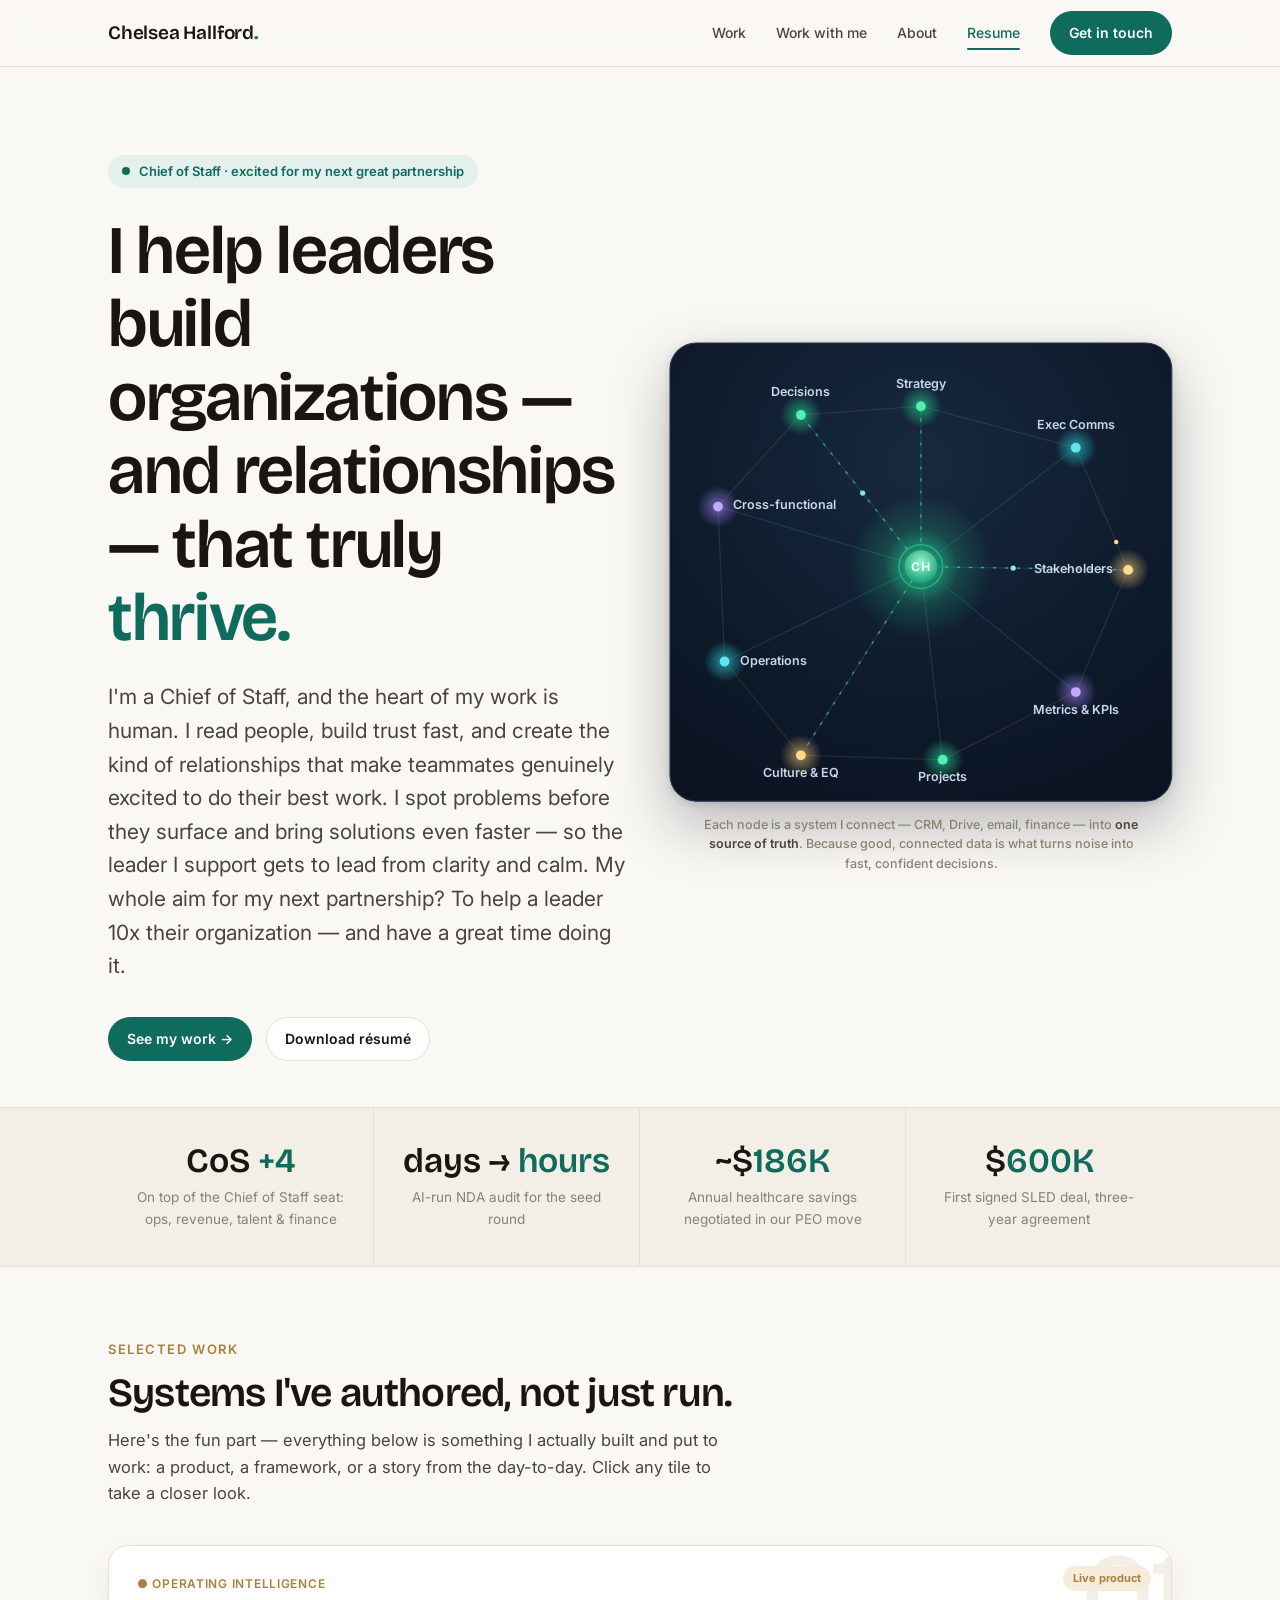
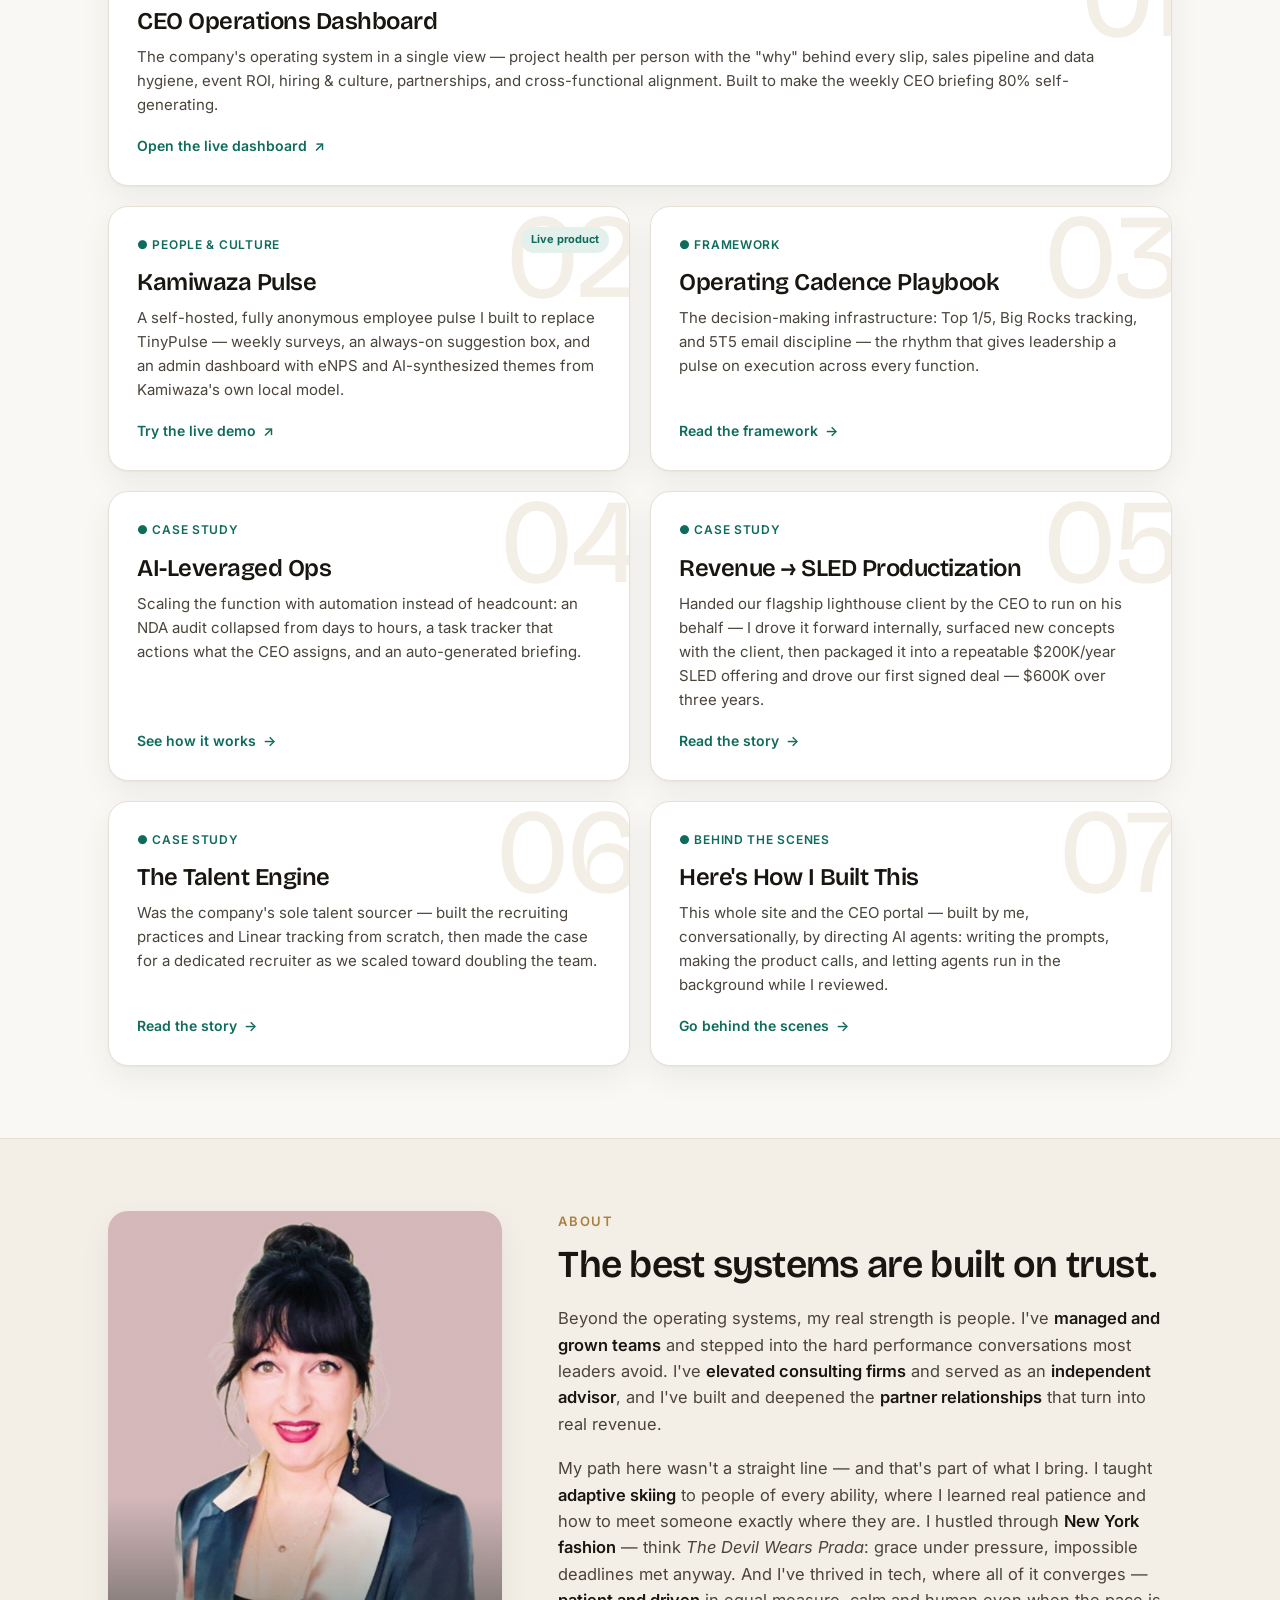
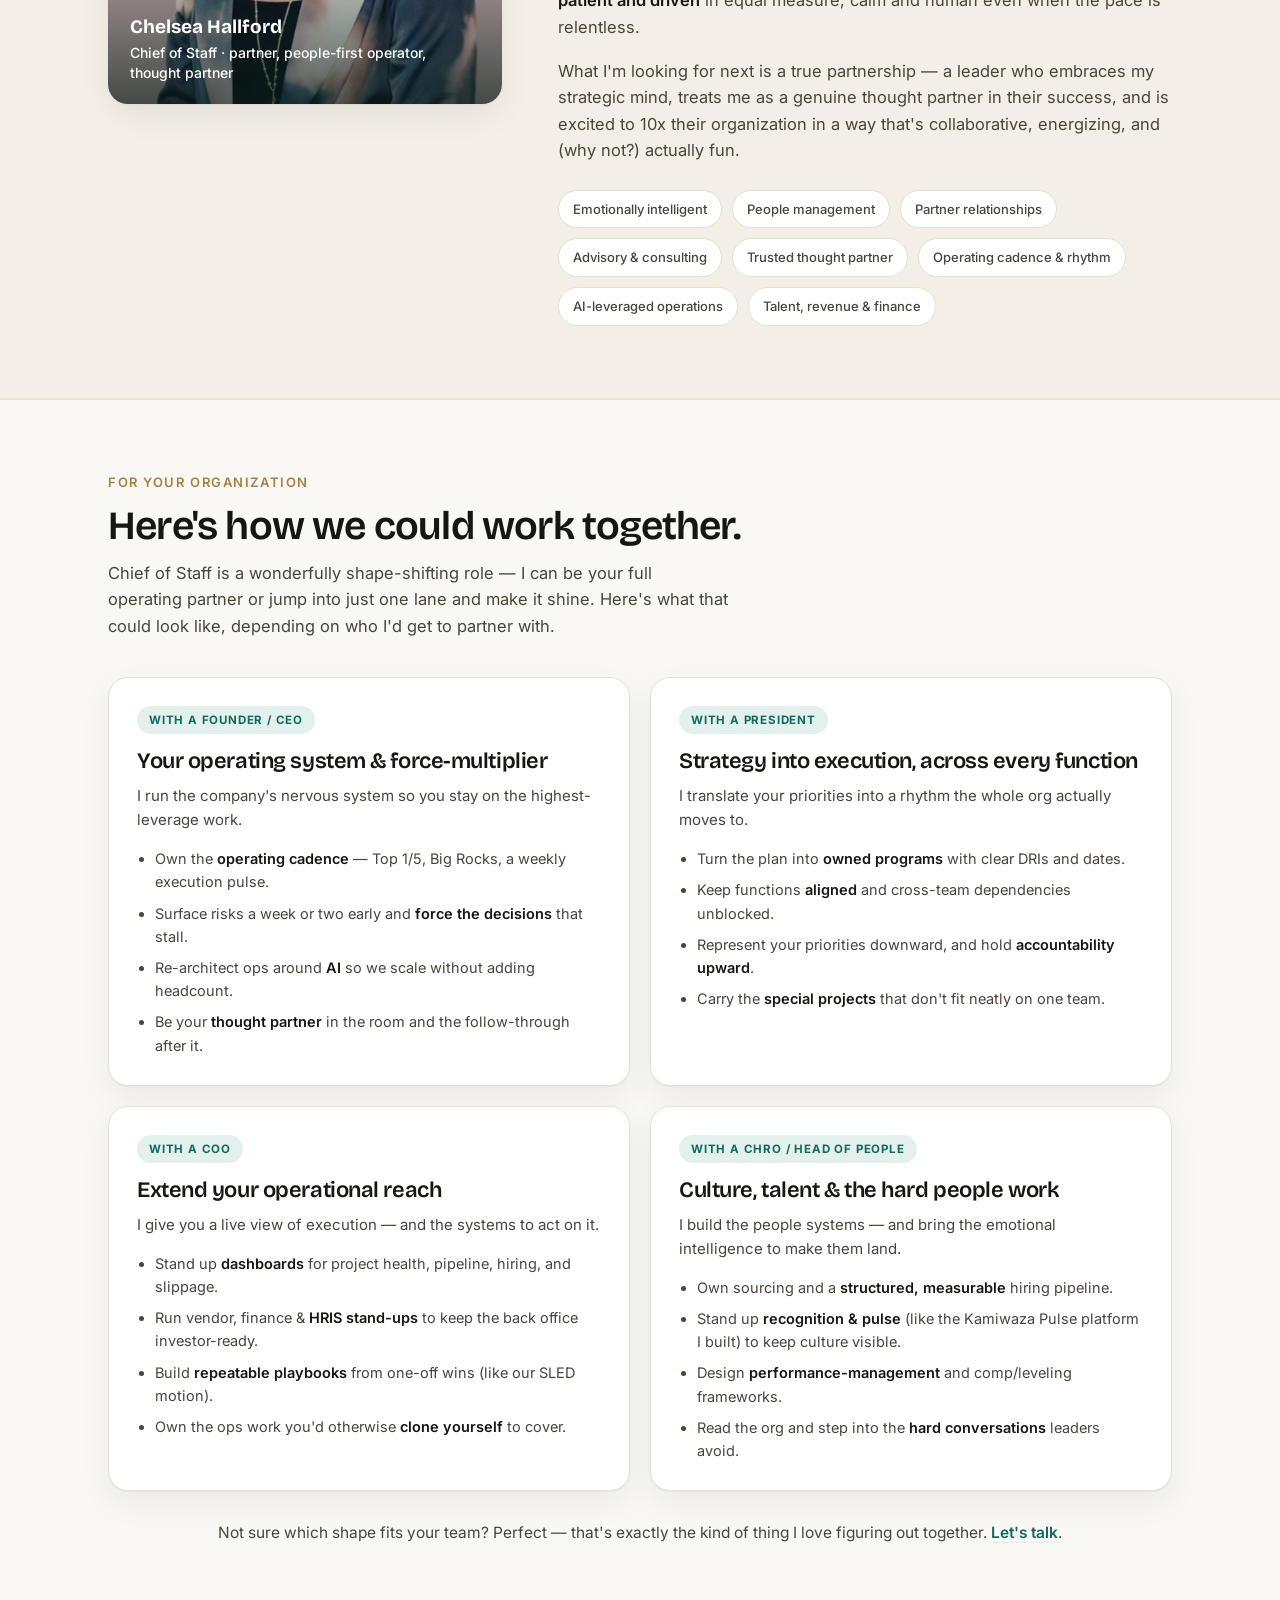
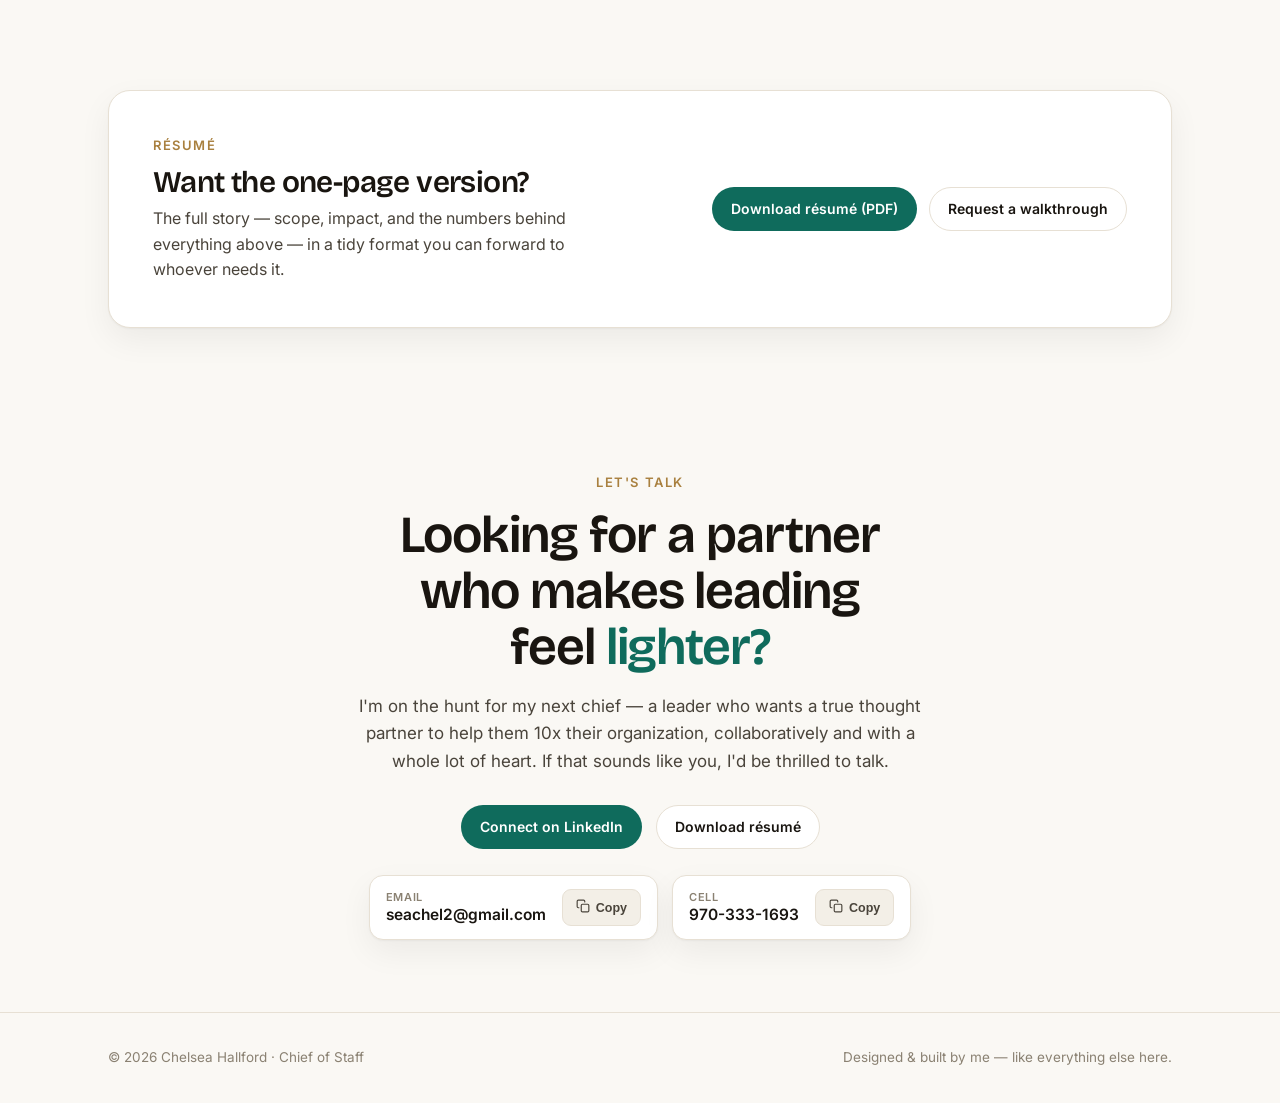
<file: index.html>
<!DOCTYPE html>
<html lang="en">
<head>
<meta charset="UTF-8" />
<meta name="viewport" content="width=device-width, initial-scale=1.0" />
<title>Chelsea Hallford · Chief of Staff</title>
<meta name="description" content="Chelsea Hallford — Chief of Staff. I help leaders build organizations and relationships that thrive." />
<link rel="preconnect" href="https://fonts.googleapis.com">
<link rel="preconnect" href="https://fonts.gstatic.com" crossorigin>
<link href="https://fonts.googleapis.com/css2?family=Bricolage+Grotesque:opsz,wght@12..96,400;12..96,500;12..96,600;12..96,700&family=Inter:wght@400;500;600&display=swap" rel="stylesheet">
<style>
  :root{
    --paper:#faf8f4;
    --paper-2:#f3efe7;
    --card:#ffffff;
    --ink:#191510;
    --ink-2:#4a443b;
    --muted:#8a8172;
    --line:#e7e0d4;
    --accent:#0f6b5c;      /* emerald */
    --accent-soft:#e4f0ec;
    --gold:#a9803f;
    --shadow:0 1px 2px rgba(25,21,16,.04), 0 12px 32px rgba(25,21,16,.06);
    --shadow-hover:0 2px 6px rgba(25,21,16,.06), 0 20px 44px rgba(25,21,16,.12);
  }
  *{box-sizing:border-box}
  html{scroll-behavior:smooth}
  body{
    margin:0;background:var(--paper);color:var(--ink);
    font-family:'Inter',-apple-system,BlinkMacSystemFont,sans-serif;
    line-height:1.6;-webkit-font-smoothing:antialiased;
  }
  .serif{font-family:'Bricolage Grotesque',-apple-system,'Segoe UI',sans-serif}
  h1,h2,h3{font-family:'Bricolage Grotesque',-apple-system,'Segoe UI',sans-serif;font-weight:600;line-height:1.08;letter-spacing:-.02em;margin:0}
  a{color:inherit;text-decoration:none}
  .wrap{max-width:1120px;margin:0 auto;padding:0 28px}

  /* nav */
  nav{position:sticky;top:0;z-index:60;background:rgba(250,248,244,.82);backdrop-filter:blur(10px);
    border-bottom:1px solid var(--line)}
  nav .wrap{display:flex;align-items:center;justify-content:space-between;height:66px}
  .logo{font-family:'Bricolage Grotesque',sans-serif;font-size:19px;font-weight:600;letter-spacing:-.01em}
  .logo b{color:var(--accent)}
  .navlinks{display:flex;gap:30px;align-items:center;font-size:14px;font-weight:500}
  .navlinks a{color:var(--ink-2);transition:color .15s}
  .navlinks a:hover{color:var(--accent)}
  .navlinks a.spy-active:not(.btn){color:var(--accent);position:relative}
  .navlinks a.spy-active:not(.btn)::after{content:"";position:absolute;left:0;right:0;bottom:-6px;height:2px;background:var(--accent);border-radius:2px}
  .btn{display:inline-flex;align-items:center;gap:8px;font-size:14px;font-weight:600;
    padding:10px 18px;border-radius:999px;transition:.18s;cursor:pointer;border:1px solid transparent}
  .btn.primary{background:var(--accent);color:#fff}
  .btn.primary:hover{background:#0c5648;transform:translateY(-1px)}
  .btn.ghost{border-color:var(--line);color:var(--ink);background:#fff}
  .btn.ghost:hover{border-color:var(--accent);color:var(--accent)}
  @media(max-width:720px){.navlinks a:not(.btn){display:none}}

  /* hero */
  .hero{padding:88px 0 46px}
  .eyebrow{display:inline-flex;align-items:center;gap:9px;font-size:13px;font-weight:600;
    color:var(--accent);background:var(--accent-soft);padding:6px 14px;border-radius:999px;margin-bottom:26px}
  .eyebrow .pulse{width:8px;height:8px;border-radius:50%;background:var(--accent);
    box-shadow:0 0 0 0 rgba(15,107,92,.5);animation:pulse 2s infinite}
  @keyframes pulse{0%{box-shadow:0 0 0 0 rgba(15,107,92,.45)}70%{box-shadow:0 0 0 10px rgba(15,107,92,0)}100%{box-shadow:0 0 0 0 rgba(15,107,92,0)}}
  .hero h1{font-size:clamp(38px,6vw,68px);max-width:14ch}
  .hero h1 em{font-style:normal;color:var(--accent)}
  .hero .lede{font-size:clamp(17px,2.1vw,21px);color:var(--ink-2);max-width:60ch;margin:26px 0 34px}
  .hero .cta{display:flex;gap:14px;flex-wrap:wrap}

  /* hero AI graph */
  .hero-grid{display:grid;grid-template-columns:1.02fr .98fr;gap:40px;align-items:center}
  @media(max-width:880px){.hero-grid{grid-template-columns:1fr;gap:22px}
    .hero-viz{max-width:470px;margin:6px auto 0}}
  .hero-viz{position:relative}
  .aiviz{width:100%;height:auto;display:block;overflow:visible;border-radius:24px;
    box-shadow:0 24px 60px rgba(10,19,32,.28),0 2px 10px rgba(10,19,32,.14)}
  .ai-float{animation:aifl 7s ease-in-out infinite}
  @keyframes aifl{0%,100%{transform:translateY(0)}50%{transform:translateY(-7px)}}
  .ai-halo{animation:aihalo 3.4s ease-in-out infinite}
  @keyframes aihalo{0%,100%{opacity:.45}50%{opacity:.95}}
  .ai-flow{stroke-dasharray:3 8;animation:aiflow 3.4s linear infinite}
  @keyframes aiflow{to{stroke-dashoffset:-110}}
  .ai-hublabel{font-size:12px;fill:#eafaf5;font-weight:700;font-family:'Bricolage Grotesque',sans-serif;letter-spacing:.6px}
  .ai-label{font-size:11.5px;fill:#c9d6e8;font-weight:600}
  .hero-viz-cap{text-align:center;font-size:12.5px;color:var(--muted);margin:14px auto 0;font-weight:500;max-width:440px;line-height:1.55}
  .hero-viz-cap b{color:var(--ink-2);font-weight:600}
  @media(prefers-reduced-motion:reduce){.ai-float,.ai-halo,.ai-flow{animation:none}}

  /* impact strip */
  .impact{border-top:1px solid var(--line);border-bottom:1px solid var(--line);background:var(--paper-2)}
  .impact .wrap{display:grid;grid-template-columns:repeat(4,1fr);gap:0}
  .stat{padding:36px 24px;border-right:1px solid var(--line);text-align:center;
    display:flex;flex-direction:column;align-items:center;justify-content:center}
  .stat:last-child{border-right:0}
  .stat .n{font-family:'Bricolage Grotesque',sans-serif;font-size:34px;font-weight:600;color:var(--ink);line-height:1}
  .stat .n span{color:var(--accent)}
  .stat .l{font-size:13.5px;color:var(--muted);margin-top:9px;max-width:24ch}
  @media(max-width:820px){.impact .wrap{grid-template-columns:repeat(2,1fr)}
    .stat{padding:26px 18px}
    .stat:nth-child(odd){border-right:1px solid var(--line)}
    .stat:nth-child(even){border-right:0}}

  section{padding:72px 0}
  .sec-head{margin-bottom:38px}
  .sec-head .kicker{font-size:13px;font-weight:600;letter-spacing:.12em;text-transform:uppercase;color:var(--gold)}
  .sec-head h2{font-size:clamp(28px,4vw,40px);margin-top:12px}
  .sec-head p{color:var(--ink-2);max-width:62ch;margin-top:12px;font-size:16.5px}

  /* tiles */
  .tiles{display:grid;grid-template-columns:repeat(6,1fr);gap:20px}
  .tile{grid-column:span 3;background:var(--card);border:1px solid var(--line);border-radius:20px;
    padding:28px;cursor:pointer;transition:.22s;box-shadow:var(--shadow);position:relative;overflow:hidden;
    display:flex;flex-direction:column;min-height:230px}
  .tile:hover{transform:translateY(-4px);box-shadow:var(--shadow-hover);border-color:#d8cfbf}
  .tile.feature{grid-column:span 6}
  .tile .cat{display:inline-flex;align-items:center;gap:7px;font-size:12px;font-weight:600;
    color:var(--accent);text-transform:uppercase;letter-spacing:.06em;margin-bottom:16px}
  .tile.live .cat{color:var(--gold)}
  .tile h3{font-size:24px;margin-bottom:10px}
  .tile .desc{color:var(--ink-2);font-size:15px;flex:1}
  .tile .go{margin-top:18px;font-size:14px;font-weight:600;color:var(--accent);display:inline-flex;align-items:center;gap:7px}
  .tile .arrow{transition:transform .2s}
  .tile:hover .arrow{transform:translate(4px,-2px)}
  .tile .glyph{position:absolute;right:-10px;top:-10px;font-family:'Bricolage Grotesque',sans-serif;font-size:120px;
    color:var(--paper-2);z-index:0;line-height:1;user-select:none;pointer-events:none}
  .tile > *{position:relative;z-index:1}
  .tag{position:absolute;top:20px;right:20px;font-size:11px;font-weight:700;padding:4px 10px;border-radius:999px;
    background:var(--accent-soft);color:var(--accent);z-index:2}
  .tag.gold{background:#f6ecdb;color:var(--gold)}
  @media(max-width:820px){.tiles{grid-template-columns:1fr}.tile,.tile.feature{grid-column:auto}}

  /* about */
  .about{background:var(--paper-2);border-top:1px solid var(--line);border-bottom:1px solid var(--line)}
  .about-grid{display:grid;grid-template-columns:0.9fr 1.4fr;gap:56px;align-items:start}
  .portrait{aspect-ratio:4/5;border-radius:20px;
    background:
      linear-gradient(to top, rgba(12,30,25,.72), rgba(12,30,25,.02) 42%),
      url('chelsea-headshot.jpg') center 15%/cover no-repeat,
      linear-gradient(145deg,#123e37,#0f6b5c 60%,#2f9a86);
    box-shadow:var(--shadow);display:flex;align-items:flex-end;padding:22px;color:#fff;position:relative;overflow:hidden}
  .portrait .initials{font-family:'Bricolage Grotesque',sans-serif;font-size:150px;font-weight:500;position:absolute;
    top:-24px;right:6px;color:rgba(255,255,255,.12);line-height:1}
  .portrait .cap{font-size:14px;font-weight:500;position:relative;z-index:1;line-height:1.4}
  .portrait .cap b{font-family:'Bricolage Grotesque',sans-serif;font-size:19px;display:block;margin-bottom:3px}
  .about h2{font-size:clamp(26px,3.6vw,38px);margin-bottom:20px}
  .about p{color:var(--ink-2);font-size:16.5px;margin:0 0 18px}
  .about p .hl{color:var(--ink);font-weight:600}
  .about .signals{display:flex;flex-wrap:wrap;gap:10px;margin-top:26px}
  .chip{font-size:13px;font-weight:500;padding:8px 14px;border-radius:999px;background:#fff;
    border:1px solid var(--line);color:var(--ink-2)}
  @media(max-width:820px){.about-grid{grid-template-columns:1fr;gap:32px}.portrait{max-width:320px}}

  /* ways we could work together */
  .ways{display:grid;grid-template-columns:repeat(2,1fr);gap:20px}
  @media(max-width:820px){.ways{grid-template-columns:1fr}}
  .way{background:var(--card);border:1px solid var(--line);border-radius:20px;padding:28px;box-shadow:var(--shadow);
    transition:.2s}
  .way:hover{transform:translateY(-3px);box-shadow:var(--shadow-hover);border-color:#d8cfbf}
  .way-role{display:inline-block;font-size:11.5px;font-weight:700;letter-spacing:.07em;text-transform:uppercase;
    color:var(--accent);background:var(--accent-soft);padding:5px 12px;border-radius:999px;margin-bottom:16px}
  .way h3{font-size:22px;margin-bottom:10px}
  .way > p{color:var(--ink-2);font-size:15px;margin:0 0 15px}
  .way ul{margin:0;padding-left:18px;color:var(--ink-2);font-size:14.5px}
  .way li{margin-bottom:8px}
  .way li:last-child{margin-bottom:0}
  .way li b{color:var(--ink);font-weight:600}
  .ways-note{text-align:center;color:var(--ink-2);font-size:15.5px;margin-top:30px}
  .ways-note a{color:var(--accent);font-weight:600;border-bottom:1px solid var(--accent-soft)}
  .ways-note a:hover{border-bottom-color:var(--accent)}

  /* resume */
  .resume-card{background:var(--card);border:1px solid var(--line);border-radius:22px;padding:44px;
    box-shadow:var(--shadow);display:flex;justify-content:space-between;align-items:center;gap:30px;flex-wrap:wrap}
  .resume-card h2{font-size:30px;margin-bottom:8px}
  .resume-card p{color:var(--ink-2);margin:0;max-width:46ch}
  .resume-actions{display:flex;gap:12px;flex-wrap:wrap}

  /* contact */
  .contact{text-align:center}
  .contact h2{font-size:clamp(30px,5vw,52px);max-width:16ch;margin:0 auto 18px}
  .contact h2 em{font-style:normal;color:var(--accent)}
  .contact p{color:var(--ink-2);font-size:17px;max-width:52ch;margin:0 auto 30px}
  .contact-cards{display:flex;gap:14px;justify-content:center;flex-wrap:wrap;margin-top:26px}
  .ccard{display:flex;align-items:center;gap:16px;background:var(--card);border:1px solid var(--line);
    border-radius:14px;padding:13px 16px;box-shadow:var(--shadow)}
  .ccard .cinfo{display:flex;flex-direction:column;text-align:left;line-height:1.3}
  .ccard-label{font-size:11px;text-transform:uppercase;letter-spacing:.06em;color:var(--muted);font-weight:600}
  .ccard-val{font-size:15.5px;font-weight:600;color:var(--ink)}
  .ccard-val:hover{color:var(--accent)}
  .copy-btn{border:1px solid var(--line);background:var(--paper-2);color:var(--ink-2);font-size:12.5px;font-weight:600;
    padding:9px 13px;border-radius:9px;cursor:pointer;transition:.15s;white-space:nowrap;display:inline-flex;align-items:center;gap:6px}
  .copy-btn:hover{border-color:var(--accent);color:var(--accent)}
  .copy-btn.copied{background:var(--accent);color:#fff;border-color:var(--accent)}
  .copy-btn svg{width:14px;height:14px}

  footer{border-top:1px solid var(--line);padding:34px 0;color:var(--muted);font-size:13.5px}
  footer .wrap{display:flex;justify-content:space-between;align-items:center;flex-wrap:wrap;gap:14px}
  footer a{color:var(--ink-2)}footer a:hover{color:var(--accent)}

  /* modal */
  .modal-bg{position:fixed;inset:0;background:rgba(25,21,16,.5);backdrop-filter:blur(4px);
    z-index:100;display:none;align-items:center;justify-content:center;padding:24px}
  .modal-bg.open{display:flex;animation:fade .2s ease}
  @keyframes fade{from{opacity:0}to{opacity:1}}
  .modal{background:var(--paper);border-radius:22px;max-width:660px;width:100%;max-height:88vh;overflow-y:auto;
    box-shadow:0 30px 80px rgba(0,0,0,.35);animation:rise .25s ease}
  @keyframes rise{from{transform:translateY(16px);opacity:.6}to{transform:none;opacity:1}}
  .modal-top{padding:34px 38px 0;position:sticky;top:0;background:var(--paper)}
  .modal .cat{font-size:12px;font-weight:600;color:var(--gold);text-transform:uppercase;letter-spacing:.08em}
  .modal h3{font-size:30px;margin:12px 0 0}
  .modal-body{padding:22px 38px 40px}
  .modal-body h4{font-family:'Inter',sans-serif;font-size:12px;font-weight:700;letter-spacing:.1em;
    text-transform:uppercase;color:var(--accent);margin:26px 0 8px}
  .modal-body p{color:var(--ink-2);margin:0;font-size:16px}
  .modal-body ul{color:var(--ink-2);margin:8px 0 0;padding-left:20px;font-size:16px}
  .modal-body li{margin-bottom:7px}
  .modal-metrics{display:grid;grid-template-columns:repeat(3,1fr);gap:14px;margin-top:28px}
  .mm{background:#fff;border:1px solid var(--line);border-radius:14px;padding:16px}
  .mm .n{font-family:'Bricolage Grotesque',sans-serif;font-size:26px;font-weight:600;color:var(--accent);line-height:1}
  .mm .l{font-size:12.5px;color:var(--muted);margin-top:6px}
  .close-x{position:absolute;top:26px;right:26px;width:36px;height:36px;border-radius:50%;border:1px solid var(--line);
    background:#fff;cursor:pointer;font-size:18px;color:var(--ink-2);display:flex;align-items:center;justify-content:center;z-index:3}
  .close-x:hover{color:var(--accent);border-color:var(--accent)}
  @media(max-width:560px){.modal-metrics{grid-template-columns:1fr}.modal-top,.modal-body{padding-left:24px;padding-right:24px}}
</style>
</head>
<body>

<nav>
  <div class="wrap">
    <a href="#top" class="logo">Chelsea Hallford<b>.</b></a>
    <div class="navlinks">
      <a href="#work">Work</a>
      <a href="#ways">Work with me</a>
      <a href="#about">About</a>
      <a href="#resume">Resume</a>
      <a href="#contact" class="btn primary">Get in touch</a>
    </div>
  </div>
</nav>

<a id="top"></a>
<header class="hero">
  <div class="wrap">
   <div class="hero-grid">
    <div class="hero-text">
    <span class="eyebrow"><span class="pulse"></span> Chief of Staff · excited for my next great partnership</span>
    <h1 class="serif">I help leaders build organizations — and relationships — that truly <em>thrive.</em></h1>
    <p class="lede">I'm a Chief of Staff, and the heart of my work is human. I read people, build trust fast, and create the kind of relationships that make teammates genuinely excited to do their best work. I spot problems before they surface and bring solutions even faster — so the leader I support gets to lead from clarity and calm. My whole aim for my next partnership? To help a leader 10x their organization — and have a great time doing it.</p>
    <div class="cta">
      <a href="#work" class="btn primary">See my work →</a>
      <a href="#resume" class="btn ghost">Download résumé</a>
    </div>
    </div><!-- /hero-text -->

    <div class="hero-viz">
      <svg class="aiviz" viewBox="0 0 460 420" xmlns="http://www.w3.org/2000/svg" role="img" aria-label="Glowing network graph of how a Chief of Staff connects strategy, operations, communication, and people">
        <defs>
          <radialGradient id="panel" cx="50%" cy="26%" r="90%">
            <stop offset="0%" stop-color="#17293f"/><stop offset="58%" stop-color="#0e1a2b"/><stop offset="100%" stop-color="#0a1220"/>
          </radialGradient>
          <radialGradient id="hubglow" cx="50%" cy="50%" r="50%"><stop offset="0%" stop-color="#27d796" stop-opacity="0.42"/><stop offset="100%" stop-color="#27d796" stop-opacity="0"/></radialGradient>
          <radialGradient id="hubcore" cx="50%" cy="38%" r="65%"><stop offset="0%" stop-color="#9ff5d3"/><stop offset="100%" stop-color="#10a074"/></radialGradient>
          <radialGradient id="haloE" cx="50%" cy="50%" r="50%"><stop offset="0%" stop-color="#27d796" stop-opacity="0.65"/><stop offset="100%" stop-color="#27d796" stop-opacity="0"/></radialGradient>
          <radialGradient id="haloT" cx="50%" cy="50%" r="50%"><stop offset="0%" stop-color="#2fd3d8" stop-opacity="0.65"/><stop offset="100%" stop-color="#2fd3d8" stop-opacity="0"/></radialGradient>
          <radialGradient id="haloG" cx="50%" cy="50%" r="50%"><stop offset="0%" stop-color="#ffcf7a" stop-opacity="0.6"/><stop offset="100%" stop-color="#ffcf7a" stop-opacity="0"/></radialGradient>
          <radialGradient id="haloV" cx="50%" cy="50%" r="50%"><stop offset="0%" stop-color="#a98bff" stop-opacity="0.6"/><stop offset="100%" stop-color="#a98bff" stop-opacity="0"/></radialGradient>
        </defs>

        <rect x="0" y="0" width="460" height="420" rx="24" fill="url(#panel)" stroke="#22344b" stroke-width="1"/>
        <circle cx="230" cy="205" r="66" fill="url(#hubglow)"/>

        <!-- center spokes -->
        <g fill="none" stroke="#39c9d2" stroke-width="1.1" opacity="0.16">
          <line x1="230" y1="205" x2="230" y2="58"/>
          <line x1="230" y1="205" x2="372" y2="96"/>
          <line x1="230" y1="205" x2="420" y2="208"/>
          <line x1="230" y1="205" x2="372" y2="320"/>
          <line x1="230" y1="205" x2="250" y2="382"/>
          <line x1="230" y1="205" x2="120" y2="378"/>
          <line x1="230" y1="205" x2="50" y2="292"/>
          <line x1="230" y1="205" x2="44" y2="150"/>
          <line x1="230" y1="205" x2="120" y2="66"/>
        </g>
        <!-- animated data-flow spokes -->
        <g fill="none" stroke="#4ff0b0" stroke-width="1.3" opacity="0.55">
          <line class="ai-flow" x1="120" y1="66" x2="230" y2="205"/>
          <line class="ai-flow" x1="230" y1="58" x2="230" y2="205" style="animation-delay:-1.2s"/>
          <line class="ai-flow" x1="420" y1="208" x2="230" y2="205" style="animation-delay:-2.1s"/>
          <line class="ai-flow" x1="120" y1="378" x2="230" y2="205" style="animation-delay:-0.6s"/>
        </g>
        <!-- outer web -->
        <g fill="none" stroke="#e6b968" stroke-width="1" opacity="0.14">
          <line x1="230" y1="58" x2="372" y2="96"/>
          <line x1="372" y1="96" x2="420" y2="208"/>
          <line x1="420" y1="208" x2="372" y2="320"/>
          <line x1="372" y1="320" x2="250" y2="382"/>
          <line x1="250" y1="382" x2="120" y2="378"/>
          <line x1="120" y1="378" x2="50" y2="292"/>
          <line x1="50" y1="292" x2="44" y2="150"/>
          <line x1="44" y1="150" x2="120" y2="66"/>
          <line x1="120" y1="66" x2="230" y2="58"/>
        </g>

        <!-- traveling data pulses -->
        <circle r="2.4" fill="#7ff0c6"><animateMotion dur="4.5s" repeatCount="indefinite" path="M120,66 L230,205"/></circle>
        <circle r="2.4" fill="#8fe9ee"><animateMotion dur="5.2s" repeatCount="indefinite" path="M230,205 L420,208"/></circle>
        <circle r="2" fill="#ffd98a"><animateMotion dur="6s" repeatCount="indefinite" path="M372,96 L420,208 L372,320"/></circle>

        <!-- nodes -->
        <g class="ai-float" style="animation-delay:-0.2s"><circle class="ai-halo" cx="230" cy="58" r="19" fill="url(#haloE)"/><circle cx="230" cy="58" r="4.5" fill="#4ff0b0"/><text class="ai-label" x="230" y="41" text-anchor="middle">Strategy</text></g>
        <g class="ai-float" style="animation-delay:-1.6s"><circle class="ai-halo" cx="372" cy="96" r="19" fill="url(#haloT)" style="animation-delay:-0.7s"/><circle cx="372" cy="96" r="4.5" fill="#5fe6ec"/><text class="ai-label" x="372" y="79" text-anchor="middle">Exec Comms</text></g>
        <g class="ai-float" style="animation-delay:-2.7s"><circle class="ai-halo" cx="420" cy="208" r="19" fill="url(#haloG)" style="animation-delay:-1.5s"/><circle cx="420" cy="208" r="4.5" fill="#ffd98a"/><text class="ai-label" x="406" y="211" text-anchor="end">Stakeholders</text></g>
        <g class="ai-float" style="animation-delay:-3.3s"><circle class="ai-halo" cx="372" cy="320" r="19" fill="url(#haloV)" style="animation-delay:-2.2s"/><circle cx="372" cy="320" r="4.5" fill="#c3a8ff"/><text class="ai-label" x="372" y="340" text-anchor="middle">Metrics &amp; KPIs</text></g>
        <g class="ai-float" style="animation-delay:-0.9s"><circle class="ai-halo" cx="250" cy="382" r="19" fill="url(#haloE)" style="animation-delay:-3s"/><circle cx="250" cy="382" r="4.5" fill="#4ff0b0"/><text class="ai-label" x="250" y="402" text-anchor="middle">Projects</text></g>
        <g class="ai-float" style="animation-delay:-4.3s"><circle class="ai-halo" cx="120" cy="378" r="19" fill="url(#haloG)" style="animation-delay:-0.4s"/><circle cx="120" cy="378" r="4.5" fill="#ffd98a"/><text class="ai-label" x="120" y="398" text-anchor="middle">Culture &amp; EQ</text></g>
        <g class="ai-float" style="animation-delay:-2.1s"><circle class="ai-halo" cx="50" cy="292" r="19" fill="url(#haloT)" style="animation-delay:-1.9s"/><circle cx="50" cy="292" r="4.5" fill="#5fe6ec"/><text class="ai-label" x="64" y="295" text-anchor="start">Operations</text></g>
        <g class="ai-float" style="animation-delay:-5.1s"><circle class="ai-halo" cx="44" cy="150" r="19" fill="url(#haloV)" style="animation-delay:-2.6s"/><circle cx="44" cy="150" r="4.5" fill="#c3a8ff"/><text class="ai-label" x="58" y="152" text-anchor="start">Cross-functional</text></g>
        <g class="ai-float" style="animation-delay:-3.8s"><circle class="ai-halo" cx="120" cy="66" r="19" fill="url(#haloE)" style="animation-delay:-1.1s"/><circle cx="120" cy="66" r="4.5" fill="#4ff0b0"/><text class="ai-label" x="120" y="49" text-anchor="middle">Decisions</text></g>

        <!-- hub -->
        <circle class="ai-halo" cx="230" cy="205" r="34" fill="url(#haloE)"/>
        <circle cx="230" cy="205" r="20" fill="none" stroke="#27d796" stroke-width="1.4" opacity="0.6"/>
        <circle cx="230" cy="205" r="15" fill="url(#hubcore)"/>
        <text class="ai-hublabel" x="230" y="209" text-anchor="middle">CH</text>
      </svg>
      <div class="hero-viz-cap">Each node is a system I connect — CRM, Drive, email, finance — into <b>one source of truth</b>. Because good, connected data is what turns noise into fast, confident decisions.</div>
    </div>
   </div><!-- /hero-grid -->
  </div>
</header>

<div class="impact">
  <div class="wrap">
    <div class="stat"><div class="n">CoS <span>+4</span></div><div class="l">On top of the Chief of Staff seat: ops, revenue, talent &amp; finance</div></div>
    <div class="stat"><div class="n">days → <span>hours</span></div><div class="l">AI-run NDA audit for the seed round</div></div>
    <div class="stat"><div class="n">~$<span>186K</span></div><div class="l">Annual healthcare savings negotiated in our PEO move</div></div>
    <div class="stat"><div class="n">$<span>600K</span></div><div class="l">First signed SLED deal, three-year agreement</div></div>
  </div>
</div>

<section id="work">
  <div class="wrap">
    <div class="sec-head">
      <div class="kicker">Selected work</div>
      <h2 class="serif">Systems I've authored, not just run.</h2>
      <p>Here's the fun part — everything below is something I actually built and put to work: a product, a framework, or a story from the day-to-day. Click any tile to take a closer look.</p>
    </div>

    <div class="tiles">
      <!-- Feature: CEO dashboard -->
      <div class="tile feature live" onclick="window.open('ceo-ops-dashboard.html','_blank')">
        <span class="tag gold">Live product</span>
        <span class="glyph">01</span>
        <span class="cat">● Operating intelligence</span>
        <h3 class="serif">CEO Operations Dashboard</h3>
        <div class="desc">The company's operating system in a single view — project health per person with the "why" behind every slip, sales pipeline and data hygiene, event ROI, hiring & culture, partnerships, and cross-functional alignment. Built to make the weekly CEO briefing 80% self-generating.</div>
        <span class="go">Open the live dashboard <span class="arrow">↗</span></span>
      </div>

      <!-- Kamiwaza Pulse -->
      <div class="tile" onclick="window.open('pulse/index.html','_blank')">
        <span class="tag">Live product</span>
        <span class="glyph">02</span>
        <span class="cat">● People & culture</span>
        <h3 class="serif">Kamiwaza Pulse</h3>
        <div class="desc">A self-hosted, fully anonymous employee pulse I built to replace TinyPulse — weekly surveys, an always-on suggestion box, and an admin dashboard with eNPS and AI-synthesized themes from Kamiwaza's own local model.</div>
        <span class="go">Try the live demo <span class="arrow">↗</span></span>
      </div>

      <!-- Cadence Playbook -->
      <div class="tile" onclick="openModal('cadence')">
        <span class="glyph">03</span>
        <span class="cat">● Framework</span>
        <h3 class="serif">Operating Cadence Playbook</h3>
        <div class="desc">The decision-making infrastructure: Top 1/5, Big Rocks tracking, and 5T5 email discipline — the rhythm that gives leadership a pulse on execution across every function.</div>
        <span class="go">Read the framework <span class="arrow">→</span></span>
      </div>

      <!-- AI-Leveraged Ops -->
      <div class="tile" onclick="openModal('ai')">
        <span class="glyph">04</span>
        <span class="cat">● Case study</span>
        <h3 class="serif">AI-Leveraged Ops</h3>
        <div class="desc">Scaling the function with automation instead of headcount: an NDA audit collapsed from days to hours, a task tracker that actions what the CEO assigns, and an auto-generated briefing.</div>
        <span class="go">See how it works <span class="arrow">→</span></span>
      </div>

      <!-- Revenue / SLED -->
      <div class="tile" onclick="openModal('revenue')">
        <span class="glyph">05</span>
        <span class="cat">● Case study</span>
        <h3 class="serif">Revenue → SLED Productization</h3>
        <div class="desc">Handed our flagship lighthouse client by the CEO to run on his behalf — I drove it forward internally, surfaced new concepts with the client, then packaged it into a repeatable $200K/year SLED offering and drove our first signed deal — $600K over three years.</div>
        <span class="go">Read the story <span class="arrow">→</span></span>
      </div>

      <!-- Talent Engine -->
      <div class="tile" onclick="openModal('talent')">
        <span class="glyph">06</span>
        <span class="cat">● Case study</span>
        <h3 class="serif">The Talent Engine</h3>
        <div class="desc">Was the company's sole talent sourcer — built the recruiting practices and Linear tracking from scratch, then made the case for a dedicated recruiter as we scaled toward doubling the team.</div>
        <span class="go">Read the story <span class="arrow">→</span></span>
      </div>

      <!-- How I built this (meta) -->
      <div class="tile" onclick="openModal('builtwithai')">
        <span class="glyph">07</span>
        <span class="cat">● Behind the scenes</span>
        <h3 class="serif">Here's How I Built This</h3>
        <div class="desc">This whole site and the CEO portal — built by me, conversationally, by directing AI agents: writing the prompts, making the product calls, and letting agents run in the background while I reviewed.</div>
        <span class="go">Go behind the scenes <span class="arrow">→</span></span>
      </div>
    </div>
  </div>
</section>

<section class="about" id="about">
  <div class="wrap about-grid">
    <div class="portrait">
      <div class="cap"><b>Chelsea Hallford</b>Chief of Staff · partner, people-first operator, thought partner</div>
    </div>
    <div>
      <div class="kicker" style="color:var(--gold);font-size:13px;font-weight:600;letter-spacing:.12em;text-transform:uppercase">About</div>
      <h2 class="serif" style="margin-top:12px">The best systems are built on trust.</h2>
      <p>Beyond the operating systems, my real strength is people. I've <span class="hl">managed and grown teams</span> and stepped into the hard performance conversations most leaders avoid. I've <span class="hl">elevated consulting firms</span> and served as an <span class="hl">independent advisor</span>, and I've built and deepened the <span class="hl">partner relationships</span> that turn into real revenue.</p>
      <p>My path here wasn't a straight line — and that's part of what I bring. I taught <span class="hl">adaptive skiing</span> to people of every ability, where I learned real patience and how to meet someone exactly where they are. I hustled through <span class="hl">New York fashion</span> — think <em>The Devil Wears Prada</em>: grace under pressure, impossible deadlines met anyway. And I've thrived in tech, where all of it converges — <span class="hl">patient and driven</span> in equal measure, calm and human even when the pace is relentless.</p>
      <p>What I'm looking for next is a true partnership — a leader who embraces my strategic mind, treats me as a genuine thought partner in their success, and is excited to 10x their organization in a way that's collaborative, energizing, and (why not?) actually fun.</p>
      <div class="signals">
        <span class="chip">Emotionally intelligent</span>
        <span class="chip">People management</span>
        <span class="chip">Partner relationships</span>
        <span class="chip">Advisory & consulting</span>
        <span class="chip">Trusted thought partner</span>
        <span class="chip">Operating cadence & rhythm</span>
        <span class="chip">AI-leveraged operations</span>
        <span class="chip">Talent, revenue & finance</span>
      </div>
    </div>
  </div>
</section>

<section id="ways" style="border-top:1px solid var(--line)">
  <div class="wrap">
    <div class="sec-head">
      <div class="kicker">For your organization</div>
      <h2 class="serif">Here's how we could work together.</h2>
      <p>Chief of Staff is a wonderfully shape-shifting role — I can be your full operating partner or jump into just one lane and make it shine. Here's what that could look like, depending on who I'd get to partner with.</p>
    </div>
    <div class="ways">
      <div class="way">
        <div class="way-role">With a Founder / CEO</div>
        <h3 class="serif">Your operating system &amp; force-multiplier</h3>
        <p>I run the company's nervous system so you stay on the highest-leverage work.</p>
        <ul>
          <li>Own the <b>operating cadence</b> — Top 1/5, Big Rocks, a weekly execution pulse.</li>
          <li>Surface risks a week or two early and <b>force the decisions</b> that stall.</li>
          <li>Re-architect ops around <b>AI</b> so we scale without adding headcount.</li>
          <li>Be your <b>thought partner</b> in the room and the follow-through after it.</li>
        </ul>
      </div>
      <div class="way">
        <div class="way-role">With a President</div>
        <h3 class="serif">Strategy into execution, across every function</h3>
        <p>I translate your priorities into a rhythm the whole org actually moves to.</p>
        <ul>
          <li>Turn the plan into <b>owned programs</b> with clear DRIs and dates.</li>
          <li>Keep functions <b>aligned</b> and cross-team dependencies unblocked.</li>
          <li>Represent your priorities downward, and hold <b>accountability upward</b>.</li>
          <li>Carry the <b>special projects</b> that don't fit neatly on one team.</li>
        </ul>
      </div>
      <div class="way">
        <div class="way-role">With a COO</div>
        <h3 class="serif">Extend your operational reach</h3>
        <p>I give you a live view of execution — and the systems to act on it.</p>
        <ul>
          <li>Stand up <b>dashboards</b> for project health, pipeline, hiring, and slippage.</li>
          <li>Run vendor, finance &amp; <b>HRIS stand-ups</b> to keep the back office investor-ready.</li>
          <li>Build <b>repeatable playbooks</b> from one-off wins (like our SLED motion).</li>
          <li>Own the ops work you'd otherwise <b>clone yourself</b> to cover.</li>
        </ul>
      </div>
      <div class="way">
        <div class="way-role">With a CHRO / Head of People</div>
        <h3 class="serif">Culture, talent &amp; the hard people work</h3>
        <p>I build the people systems — and bring the emotional intelligence to make them land.</p>
        <ul>
          <li>Own sourcing and a <b>structured, measurable</b> hiring pipeline.</li>
          <li>Stand up <b>recognition &amp; pulse</b> (like the Kamiwaza Pulse platform I built) to keep culture visible.</li>
          <li>Design <b>performance-management</b> and comp/leveling frameworks.</li>
          <li>Read the org and step into the <b>hard conversations</b> leaders avoid.</li>
        </ul>
      </div>
    </div>
    <div class="ways-note">Not sure which shape fits your team? Perfect — that's exactly the kind of thing I love figuring out together. <a href="#contact">Let's talk</a>.</div>
  </div>
</section>

<section id="resume">
  <div class="wrap">
    <div class="resume-card">
      <div>
        <div class="kicker" style="color:var(--gold);font-size:13px;font-weight:600;letter-spacing:.12em;text-transform:uppercase">Résumé</div>
        <h2 class="serif" style="margin-top:10px">Want the one-page version?</h2>
        <p>The full story — scope, impact, and the numbers behind everything above — in a tidy format you can forward to whoever needs it.</p>
      </div>
      <div class="resume-actions">
        <a href="Chelsea-Hallford-Resume.pdf" class="btn primary" target="_blank">Download résumé (PDF)</a>
        <a href="#contact" class="btn ghost">Request a walkthrough</a>
      </div>
    </div>
  </div>
</section>

<section class="contact" id="contact">
  <div class="wrap">
    <div class="kicker" style="color:var(--gold);font-size:13px;font-weight:600;letter-spacing:.12em;text-transform:uppercase">Let's talk</div>
    <h2 class="serif" style="margin-top:14px">Looking for a partner who makes leading feel <em>lighter?</em></h2>
    <p>I'm on the hunt for my next chief — a leader who wants a true thought partner to help them 10x their organization, collaboratively and with a whole lot of heart. If that sounds like you, I'd be thrilled to talk.</p>
    <div class="cta" style="justify-content:center;display:flex;gap:14px;flex-wrap:wrap">
      <a href="https://www.linkedin.com/in/chelsea-h-81b70032/" target="_blank" rel="noopener" class="btn primary">Connect on LinkedIn</a>
      <a href="Chelsea-Hallford-Resume.pdf" target="_blank" class="btn ghost">Download résumé</a>
    </div>
    <div class="contact-cards">
      <div class="ccard">
        <div class="cinfo">
          <span class="ccard-label">Email</span>
          <a href="mailto:seachel2@gmail.com" class="ccard-val">seachel2@gmail.com</a>
        </div>
        <button class="copy-btn" data-copy="seachel2@gmail.com" onclick="copyVal(this)" aria-label="Copy email"><span class="ci"></span>Copy</button>
      </div>
      <div class="ccard">
        <div class="cinfo">
          <span class="ccard-label">Cell</span>
          <a href="tel:+19703331693" class="ccard-val">970-333-1693</a>
        </div>
        <button class="copy-btn" data-copy="970-333-1693" onclick="copyVal(this)" aria-label="Copy phone number"><span class="ci"></span>Copy</button>
      </div>
    </div>
  </div>
</section>

<footer>
  <div class="wrap">
    <span>© 2026 Chelsea Hallford · Chief of Staff</span>
    <span>Designed & built by me — like everything else here.</span>
  </div>
</footer>

<!-- ===== MODALS ===== -->
<div class="modal-bg" id="modalBg" onclick="if(event.target===this)closeModal()">
  <div class="modal">
    <button class="close-x" onclick="closeModal()">✕</button>
    <div class="modal-top">
      <div class="cat" id="mCat"></div>
      <h3 class="serif" id="mTitle"></h3>
    </div>
    <div class="modal-body" id="mBody"></div>
  </div>
</div>

<script>
const CASES={
  builtwithai:{cat:"Behind the scenes",title:"Here's how I built this",body:`
    <h4>The short version</h4>
    <p>I built this entire site and the six-section CEO operations portal myself — not with a website builder or an engineer, but by directing AI agents in plain English. Here's the actual process.</p>
    <h4>I start with a prompt, not a spec</h4>
    <p>I describe what I want in plain language — <em>"build a CEO operations dashboard with per-person project health and a hover that explains why each thing is slipping"</em> — and let the agent produce a first pass. I'm briefing it the way I'd brief a sharp teammate, not writing code.</p>
    <h4>Then I tweak — tightly and often</h4>
    <p>The magic is in the iteration. Real prompts I gave along the way:</p>
    <ul>
      <li><em>"Make the callout numbers centered in each box."</em></li>
      <li><em>"This sentence is too jargon-y — warm it up and make it human."</em></li>
      <li><em>"Turn the top menu into tiles like Salesforce, with a glimpse you can click into."</em></li>
      <li><em>"The ROI-vs-spend chart doesn't make sense — rethink it."</em></li>
    </ul>
    <p>Dozens of small, specific loops — each one a product decision about clarity, hierarchy, tone, or UX. I review every change, keep what works, and redirect what doesn't.</p>
    <h4>I let agents run in the background</h4>
    <p>While one agent builds, I hand off parallel work — research, drafting, verification — and let it run while I focus elsewhere, then review the output when it's done. It's the same way I run an org: delegate, set the bar, check the work, keep everything moving at once.</p>
    <h4>Why it matters</h4>
    <p>This is the leverage I'd bring to your team. I don't wait on headcount or a backlog — when I see a gap, I direct AI to build the tool, review it critically, and ship it. What used to take a designer, a developer, and two weeks, I now do myself in an afternoon.</p>
    <div class="modal-metrics">
      <div class="mm"><div class="n">Plain English</div><div class="l">My only "language"</div></div>
      <div class="mm"><div class="n">Dozens</div><div class="l">Of tight iteration loops</div></div>
      <div class="mm"><div class="n">Idea → live</div><div class="l">In an afternoon</div></div>
    </div>`},
  cadence:{cat:"Framework",title:"Operating Cadence Playbook",body:`
    <h4>The problem</h4>
    <p>Fast-growing teams lose the thread. Leadership can't see execution across functions, decisions stall in the gaps, and the CEO is the last to know when something's slipping.</p>
    <h4>What I built</h4>
    <p>The company's decision-making infrastructure — a weekly operating rhythm that keeps a live pulse on execution:</p>
    <ul>
      <li><b>Top 1/5</b> — the single most important thing, plus the five that matter, per person, every week.</li>
      <li><b>Big Rocks tracking</b> — a framework that keeps the quarter's real priorities visible and moving.</li>
      <li><b>5T5 email discipline</b> — a consistent Friday signal of what shipped, what slipped, and what's next.</li>
    </ul>
    <h4>Why it's mine — and why it works</h4>
    <p>The proof it's real: when an engineer started sending their own 5T5 unprompted, they were modeling my system — and I coached them on how to position it. The leverage isn't the cadence itself; it's the 1:1s around it where I surface issues one to two weeks early and force the decisions that keep commitments moving.</p>
    <div class="modal-metrics">
      <div class="mm"><div class="n">100%</div><div class="l">Functions on a shared rhythm</div></div>
      <div class="mm"><div class="n">1–2 wk</div><div class="l">Early warning on risks</div></div>
      <div class="mm"><div class="n">Adopted</div><div class="l">Organically, beyond my seat</div></div>
    </div>`},
  ai:{cat:"Case study",title:"AI-Leveraged Ops",body:`
    <h4>The problem</h4>
    <p>Most Chiefs of Staff scale by hiring. That's slow, expensive, and adds coordination cost. I wanted the function to scale with leverage instead.</p>
    <h4>What I built</h4>
    <ul>
      <li><b>Seed-round NDA/MNDA audit</b> across HubSpot, Google Drive, email, and Adobe — collapsing days of manual searching into hours and surfacing missing agreements immediately.</li>
      <li><b>Standing automations</b> — continuous inbox triage, a "CEO Task Tracker" that monitors Slack and Drive for assigned tasks and actions them, and an events-sheet-to-calendar sync.</li>
      <li><b>Auto-generated CEO briefing</b> — designed toward a weekly briefing that's 80% generated from structured data, with my 20% being the strategic commentary.</li>
    </ul>
    <h4>The result</h4>
    <p>A one-person ops function that operates like a team — and a template for scaling the whole role on leverage, not headcount.</p>
    <div class="modal-metrics">
      <div class="mm"><div class="n">days→hrs</div><div class="l">NDA audit turnaround</div></div>
      <div class="mm"><div class="n">80%</div><div class="l">Target briefing auto-generation</div></div>
      <div class="mm"><div class="n">0</div><div class="l">Extra headcount required</div></div>
    </div>`},
  revenue:{cat:"Case study",title:"Revenue → SLED Productization",body:`
    <h4>The setup</h4>
    <p>Our CEO didn't have the bandwidth to run our flagship lighthouse client — so he handed me the full project and the authority to <b>act on his behalf</b>, with the client and internally.</p>
    <h4>What I did</h4>
    <ul>
      <li>Owned the account end to end and <b>pushed it forward from the inside</b> — driving Phase 2 scoping, the wildfire-detection dashboard buildout with partner vendors, a lightning-detection API partnership, and infrastructure discussions with a major hardware partner.</li>
      <li>Got hands-on, including <b>live fire testing in the field</b>.</li>
      <li><b>Surfaced new concepts directly with the client</b>, growing both the scope and the relationship.</li>
    </ul>
    <h4>Then I made it repeatable</h4>
    <p>Once it was proven, I packaged it into a productized public-sector offering: a <b>$200K annual starter package</b> with standardized $50K support packages — then personally drove the company's <b>first signed SLED agreement: $600K over three years</b>, turning a single account into a commercial asset the sales team can run.</p>
    <div class="modal-metrics">
      <div class="mm"><div class="n">$200K</div><div class="l">Annual starter package</div></div>
      <div class="mm"><div class="n">$50K</div><div class="l">Standard support package</div></div>
      <div class="mm"><div class="n">$600K</div><div class="l">First signed deal (3 yrs)</div></div>
    </div>`},
  talent:{cat:"Case study",title:"The Talent Engine",body:`
    <h4>The problem</h4>
    <p>As we prepared to double the team from 15 to 30, hiring landed entirely on me — no dedicated recruiter, no consistent bar, and no shared system to run it from.</p>
    <h4>What I did</h4>
    <ul>
      <li>Served as the company's <b>sole talent sourcer</b> — owning sourcing end to end across every open role.</li>
      <li>Built our internal recruiting practices from scratch and stood up <b>pipeline tracking in Linear</b>, so hiring was visible, structured, and measurable.</li>
      <li>Standardized evaluation matrices, interview processes, and compensation frameworks to hold a consistent bar.</li>
      <li>As open roles grew to <b>10</b>, made the case for — and won approval to bring on — a <b>dedicated internal recruiter</b> so the function could keep pace with the growth.</li>
    </ul>
    <h4>The result</h4>
    <p>A recruiting engine built and run single-handedly through a period of rapid growth — then handed off to dedicated headcount at exactly the right moment, set up to support doubling the workforce.</p>
    <div class="modal-metrics">
      <div class="mm"><div class="n">Sole</div><div class="l">Talent sourcer, all roles</div></div>
      <div class="mm"><div class="n">15→30</div><div class="l">Workforce scaling goal</div></div>
      <div class="mm"><div class="n">10 roles</div><div class="l">Open when I won a recruiter hire</div></div>
    </div>`}
};
function openModal(k){
  const c=CASES[k];if(!c)return;
  document.getElementById('mCat').textContent=c.cat;
  document.getElementById('mTitle').textContent=c.title;
  document.getElementById('mBody').innerHTML=c.body;
  document.getElementById('modalBg').classList.add('open');
  document.body.style.overflow='hidden';
}
function closeModal(){
  document.getElementById('modalBg').classList.remove('open');
  document.body.style.overflow='';
}
document.addEventListener('keydown',e=>{if(e.key==='Escape')closeModal();});

/* copy-to-clipboard for contact details (mobile-friendly) */
const CLIP='<svg viewBox="0 0 24 24" fill="none" stroke="currentColor" stroke-width="2" stroke-linecap="round" stroke-linejoin="round"><rect x="9" y="9" width="13" height="13" rx="2"/><path d="M5 15H4a2 2 0 0 1-2-2V4a2 2 0 0 1 2-2h9a2 2 0 0 1 2 2v1"/></svg>';
document.querySelectorAll('.copy-btn .ci').forEach(el=>el.innerHTML=CLIP);
function fallbackCopy(v,cb){const ta=document.createElement('textarea');ta.value=v;ta.style.position='fixed';ta.style.opacity='0';document.body.appendChild(ta);ta.focus();ta.select();try{document.execCommand('copy');}catch(e){}document.body.removeChild(ta);cb&&cb();}

/* scrollspy — highlight the nav link for the section in view */
(function(){
  const navMap={};
  document.querySelectorAll('.navlinks a').forEach(a=>{
    const href=a.getAttribute('href');
    if(href&&href.startsWith('#')&&!a.classList.contains('btn')) navMap[href.slice(1)]=a;
  });
  const obs=new IntersectionObserver(entries=>{
    entries.forEach(en=>{
      if(en.isIntersecting){
        Object.values(navMap).forEach(a=>a.classList.remove('spy-active'));
        const a=navMap[en.target.id]; if(a)a.classList.add('spy-active');
      }
    });
  },{rootMargin:'-45% 0px -50% 0px',threshold:0});
  Object.keys(navMap).forEach(id=>{const el=document.getElementById(id); if(el)obs.observe(el);});
})();
function copyVal(btn){
  const v=btn.getAttribute('data-copy');
  const orig=btn.innerHTML;
  const done=()=>{btn.classList.add('copied');btn.innerHTML='✓ Copied';setTimeout(()=>{btn.classList.remove('copied');btn.innerHTML=orig;},1500);};
  if(navigator.clipboard&&navigator.clipboard.writeText){navigator.clipboard.writeText(v).then(done).catch(()=>fallbackCopy(v,done));}
  else fallbackCopy(v,done);
}
</script>
</body>
</html>
</file>
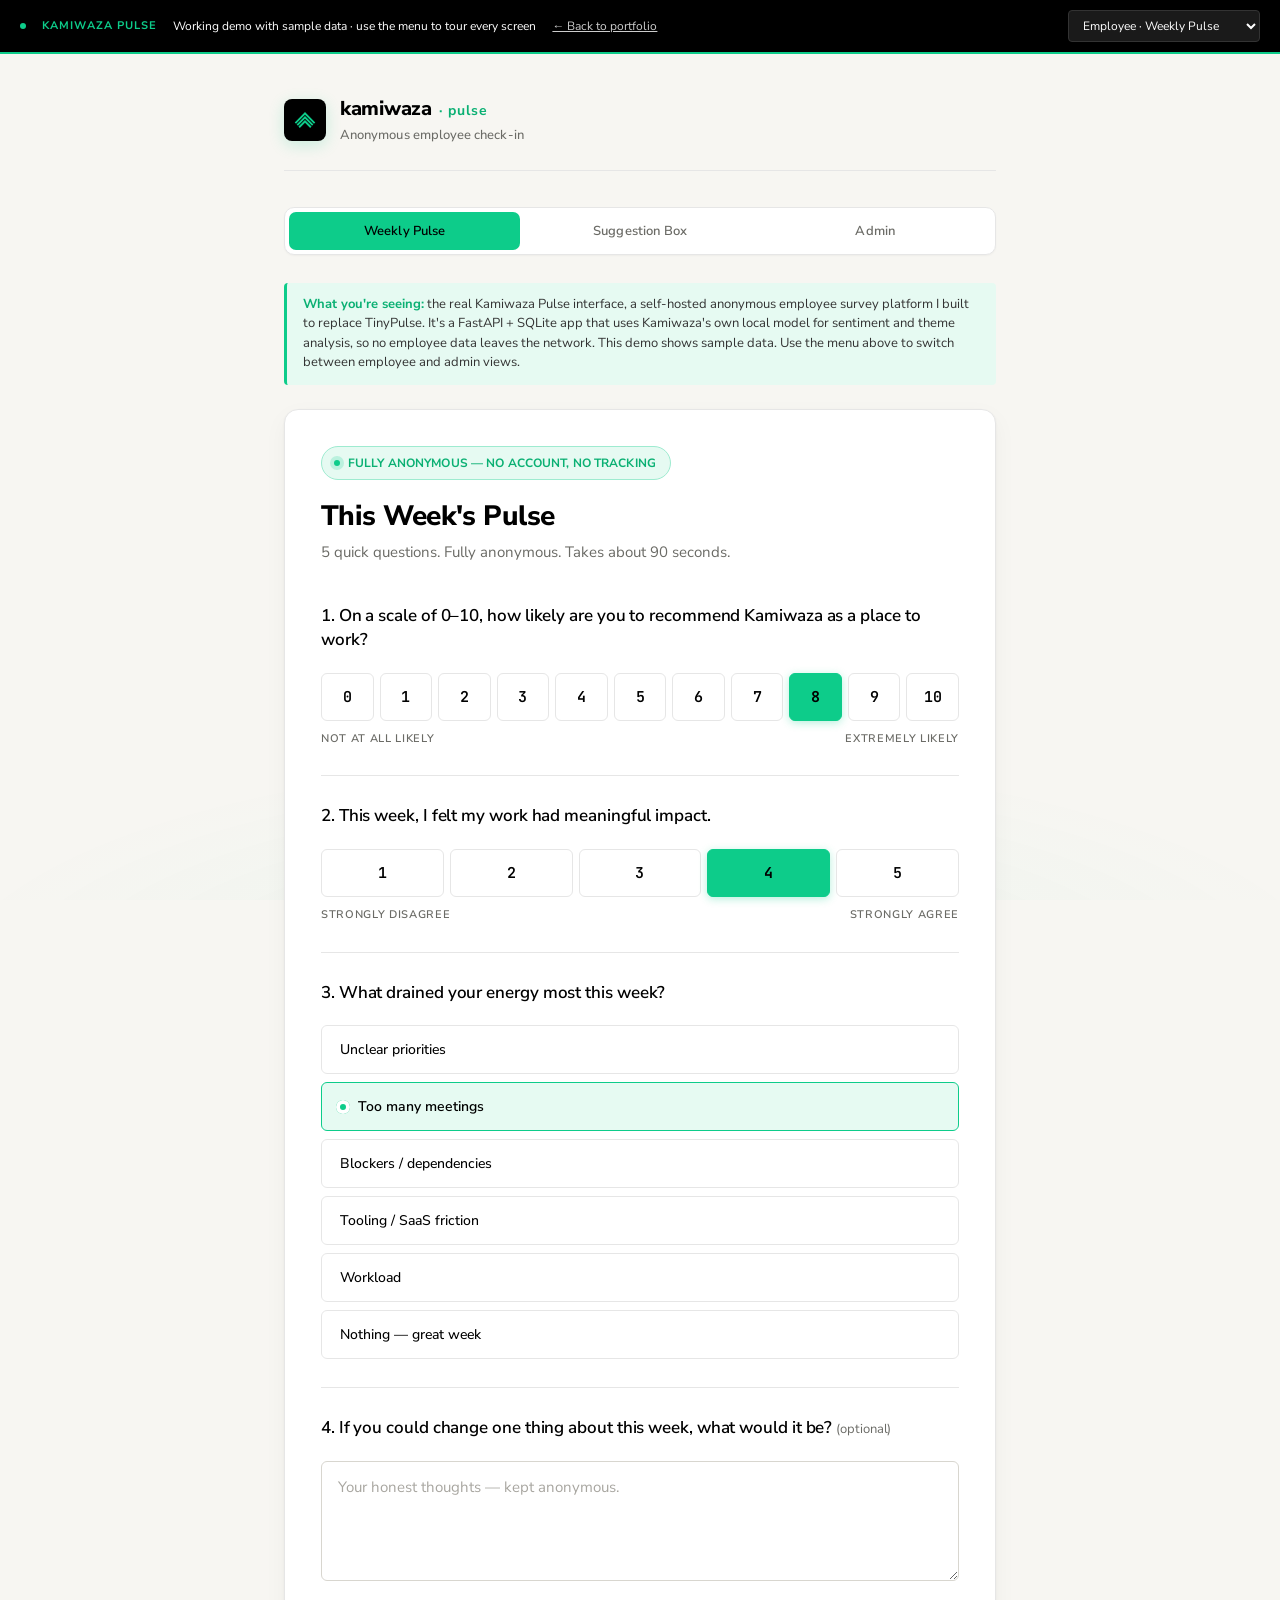
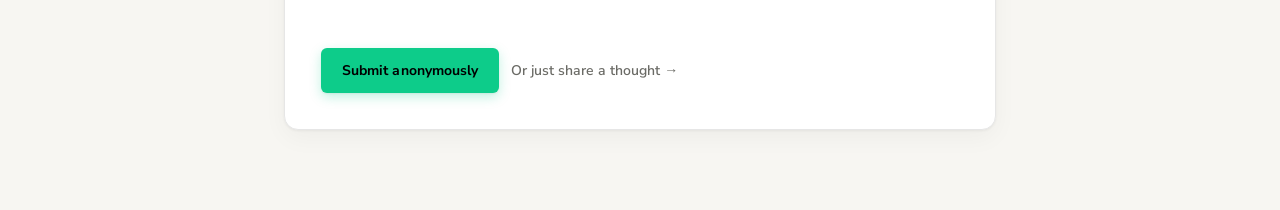
<file: pulse/index.html>
<!DOCTYPE html>
<html lang="en">
<head>
<meta charset="UTF-8">
<meta name="viewport" content="width=device-width, initial-scale=1.0">
<title>Kamiwaza Pulse · Built by Chelsea Hallford</title>
<link rel="icon" type="image/svg+xml" href="integration/frontend/static/favicon.svg">
<link rel="stylesheet" href="integration/frontend/static/style.css">
<style>
  /* Preview chrome — not part of the shipped product */
  .preview-banner {
    position: sticky; top: 0; z-index: 100;
    background: #000; color: #fff;
    padding: 10px 20px;
    display: flex; gap: 16px; align-items: center;
    font-family: var(--f-sans); font-size: 12px;
    border-bottom: 2px solid var(--brand);
  }
  .preview-banner strong { color: var(--brand); letter-spacing: 0.1em; text-transform: uppercase; font-size: 11px; }
  .preview-banner .dot { width: 6px; height: 6px; border-radius: 50%; background: var(--brand); }
  .preview-banner select {
    margin-left: auto; background: #1a1a1a; color: #fff; border: 1px solid #333;
    padding: 6px 10px; border-radius: 4px; font-family: inherit; font-size: 12px;
  }
  .preview-note {
    background: var(--brand-soft); border-left: 3px solid var(--brand);
    padding: 12px 16px; font-size: 13px; color: var(--text-2);
    margin-bottom: 24px; border-radius: 4px;
  }
  .preview-note strong { color: var(--brand-deep); }

  /* Admin-specific overrides when viewing admin mode */
  body.admin-mode .container { display: none; }
  body:not(.admin-mode) .container-wide { display: none; }

  .topnav { margin-top: 20px; }
  #view-admin .container-wide { max-width: 100%; padding: 0; }
</style>
</head>
<body>

<div class="preview-banner">
  <span class="dot"></span>
  <strong>Kamiwaza Pulse</strong>
  <span>Working demo with sample data · use the menu to tour every screen</span>
  <a href="../index.html" style="color:#fff;opacity:.8;text-decoration:underline;white-space:nowrap">← Back to portfolio</a>
  <select id="modeSwitch" onchange="switchMode(this.value)">
    <option value="pulse">Employee · Weekly Pulse</option>
    <option value="suggest">Employee · Suggestion Box</option>
    <option value="pulse-done">Employee · Pulse submitted</option>
    <option value="suggest-done">Employee · Suggestion sent</option>
    <option value="admin-login">Admin · Sign in</option>
    <option value="admin-dashboard">Admin · Dashboard</option>
    <option value="admin-suggestions">Admin · Suggestions inbox</option>
    <option value="admin-newsurvey">Admin · New survey</option>
  </select>
</div>

<!-- ===== Employee container ===== -->
<div class="container" id="shell">
  <header class="brand">
    <div class="logo" aria-hidden="true">K</div>
    <div>
      <h1>Kamiwaza</h1>
      <p class="subtitle">Anonymous employee check-in</p>
    </div>
  </header>

  <nav class="topnav">
    <button data-tab="pulse" class="active" onclick="switchMode('pulse')">Weekly Pulse</button>
    <button data-tab="suggest" onclick="switchMode('suggest')">Suggestion Box</button>
    <button data-tab="admin" onclick="switchMode('admin-login')">Admin</button>
  </nav>

  <div class="preview-note">
    <strong>What you're seeing:</strong> the real Kamiwaza Pulse interface, a self-hosted anonymous employee survey platform I built to replace TinyPulse. It's a FastAPI + SQLite app that uses Kamiwaza's own local model for sentiment and theme analysis, so no employee data leaves the network.
    This demo shows sample data. Use the menu above to switch between employee and admin views.
  </div>

  <!-- Pulse survey view -->
  <div id="view-pulse" class="view">
    <div id="pulse-content" class="card">
      <div class="anon-banner">Fully anonymous — no account, no tracking</div>
      <h2>This Week's Pulse</h2>
      <p class="lede">5 quick questions. Fully anonymous. Takes about 90 seconds.</p>

      <form onsubmit="event.preventDefault();switchMode('pulse-done')">
        <div class="question">
          <div class="question-text">1. On a scale of 0–10, how likely are you to recommend Kamiwaza as a place to work?</div>
          <div class="scale-row">
            <button type="button" class="scale-btn">0</button>
            <button type="button" class="scale-btn">1</button>
            <button type="button" class="scale-btn">2</button>
            <button type="button" class="scale-btn">3</button>
            <button type="button" class="scale-btn">4</button>
            <button type="button" class="scale-btn">5</button>
            <button type="button" class="scale-btn">6</button>
            <button type="button" class="scale-btn">7</button>
            <button type="button" class="scale-btn selected">8</button>
            <button type="button" class="scale-btn">9</button>
            <button type="button" class="scale-btn">10</button>
          </div>
          <div class="scale-labels"><span>Not at all likely</span><span>Extremely likely</span></div>
        </div>

        <div class="question">
          <div class="question-text">2. This week, I felt my work had meaningful impact.</div>
          <div class="scale-row">
            <button type="button" class="scale-btn">1</button>
            <button type="button" class="scale-btn">2</button>
            <button type="button" class="scale-btn">3</button>
            <button type="button" class="scale-btn selected">4</button>
            <button type="button" class="scale-btn">5</button>
          </div>
          <div class="scale-labels"><span>Strongly disagree</span><span>Strongly agree</span></div>
        </div>

        <div class="question">
          <div class="question-text">3. What drained your energy most this week?</div>
          <div class="choice-list">
            <button type="button" class="choice-btn">Unclear priorities</button>
            <button type="button" class="choice-btn selected">Too many meetings</button>
            <button type="button" class="choice-btn">Blockers / dependencies</button>
            <button type="button" class="choice-btn">Tooling / SaaS friction</button>
            <button type="button" class="choice-btn">Workload</button>
            <button type="button" class="choice-btn">Nothing — great week</button>
          </div>
        </div>

        <div class="question">
          <div class="question-text">4. If you could change one thing about this week, what would it be? <span style="color:var(--muted);font-size:13px;font-weight:400">(optional)</span></div>
          <textarea placeholder="Your honest thoughts — kept anonymous."></textarea>
        </div>

        <div class="btn-row">
          <button type="submit" class="btn btn-primary">Submit anonymously</button>
          <a class="link-btn" onclick="switchMode('suggest');return false" href="#">Or just share a thought →</a>
        </div>
      </form>
    </div>
  </div>

  <!-- Suggestion box view -->
  <div id="view-suggest" class="view">
    <div id="suggest-content" class="card">
      <div class="anon-banner">Fully anonymous — no account, no tracking</div>
      <h2>Got something on your mind?</h2>
      <p class="lede">Share feedback, ideas, or concerns. Nothing is attributed to you.</p>

      <form onsubmit="event.preventDefault();switchMode('suggest-done')">
        <div style="margin-bottom:16px">
          <label style="display:block;font-size:11px;color:var(--muted);margin-bottom:10px;text-transform:uppercase;letter-spacing:0.08em;font-weight:700">Category (optional)</label>
          <div id="cat-row" style="display:flex;flex-wrap:wrap;gap:6px">
            <button type="button" class="choice-btn">Leadership</button>
            <button type="button" class="choice-btn selected">Tooling</button>
            <button type="button" class="choice-btn">Process</button>
            <button type="button" class="choice-btn">Culture</button>
            <button type="button" class="choice-btn">Compensation</button>
            <button type="button" class="choice-btn">Other</button>
          </div>
        </div>

        <textarea placeholder="What's on your mind? Be as specific as you'd like — leadership will see this but won't know who wrote it.">The Figma license situation is rough. I spend about 30 minutes every week waiting for a seat to free up. Could we get more licenses, or move the spec-writing team to view-only seats?</textarea>

        <div class="btn-row">
          <button type="submit" class="btn btn-primary">Send anonymously</button>
        </div>
      </form>
    </div>
  </div>

  <!-- Pulse done -->
  <div id="view-pulse-done" class="view">
    <div class="card">
      <div class="success-state">
        <div class="emoji">✓</div>
        <h2>Thanks — your response is in.</h2>
        <p class="lede">Completely anonymous. You're helping shape a better workplace.</p>
        <button class="btn btn-secondary" onclick="switchMode('suggest')">Add a quick suggestion →</button>
      </div>
    </div>
  </div>

  <!-- Suggestion done -->
  <div id="view-suggest-done" class="view">
    <div class="card">
      <div class="success-state">
        <div class="emoji">✓</div>
        <h2>Thanks — we got it.</h2>
        <p class="lede">Your suggestion was submitted anonymously. Leadership reviews every one.</p>
        <button class="btn btn-secondary" onclick="switchMode('pulse')">Back to Pulse</button>
      </div>
    </div>
  </div>
</div>

<!-- ===== Admin container ===== -->
<div class="container-wide" id="admin-shell">
  <!-- Admin login -->
  <div id="view-admin-login" class="view">
    <div class="container" style="max-width:760px;margin:0 auto;padding:0">
      <header class="brand">
        <div class="logo" aria-hidden="true">K</div>
        <div><h1>Kamiwaza</h1><p class="subtitle">Admin console</p></div>
      </header>
      <div class="card login-card">
        <h2>Sign in</h2>
        <p class="lede">Enter the admin password to view survey analytics and suggestions.</p>
        <form onsubmit="event.preventDefault();switchMode('admin-dashboard')">
          <input type="password" placeholder="Admin password" value="••••••••">
          <div class="btn-row">
            <button type="submit" class="btn btn-primary">Sign in</button>
            <a href="#" class="link-btn" onclick="switchMode('pulse');return false">← Back</a>
          </div>
        </form>
      </div>
    </div>
  </div>

  <!-- Admin dashboard -->
  <div id="view-admin-dashboard" class="view">
    <header class="brand" style="justify-content:space-between">
      <div style="display:flex;align-items:center;gap:14px">
        <div class="logo" aria-hidden="true">K</div>
        <div><h1>Kamiwaza</h1><p class="subtitle">Admin · Anonymous survey analytics</p></div>
      </div>
      <div style="display:flex;gap:8px;align-items:center">
        <a href="#" class="btn btn-secondary">Export CSV</a>
        <button class="btn btn-secondary" onclick="switchMode('pulse')">Sign out</button>
      </div>
    </header>

    <div class="stats-grid">
      <div class="stat">
        <div class="label">Total responses</div>
        <div class="value">847</div>
        <div class="sub">across all surveys</div>
      </div>
      <div class="stat">
        <div class="label">eNPS</div>
        <div class="value" style="color:var(--success)">+42</div>
        <div class="sub">employee net promoter score</div>
      </div>
      <div class="stat">
        <div class="label">Suggestions</div>
        <div class="value">128</div>
        <div class="sub">14 new</div>
      </div>
      <div class="stat">
        <div class="label">Active survey</div>
        <div class="value" style="font-size:18px;line-height:1.3">This Week's Pulse</div>
        <div class="sub">closes Apr 30</div>
      </div>
    </div>

    <div class="tabs">
      <button class="tab active">Survey results</button>
      <button class="tab" onclick="switchMode('admin-suggestions')">Suggestion box</button>
      <button class="tab" onclick="switchMode('admin-newsurvey')">New survey</button>
    </div>

    <div class="panel active">
      <div class="card">
        <div style="display:flex;justify-content:space-between;align-items:flex-start;margin-bottom:20px;gap:12px;flex-wrap:wrap">
          <div>
            <h2>This Week's Pulse</h2>
            <p class="lede">5 quick questions. Fully anonymous. Takes about 90 seconds.</p>
          </div>
          <button class="btn btn-primary">AI theme summary</button>
        </div>

        <div class="ai-summary">
          <h4>AI-generated summary · Kamiwaza local model</h4>
          <p>The team is energized by the recent product wins but is feeling the weight of too many recurring meetings and some blockers around design tooling. Sentiment on work impact is strong (4.2/5), and most open-ended responses center on protecting focus time.</p>
          <div style="margin-top:12px">
            <div style="margin-bottom:10px">
              <strong>Meeting overload</strong>
              <span style="color:var(--muted);font-size:13px"> · 18 mentions</span>
              <div style="color:var(--muted);font-size:13px;font-style:italic;margin-top:2px">"Back-to-back standups on Tuesdays leave no room for deep work."</div>
            </div>
            <div style="margin-bottom:10px">
              <strong>Design tooling friction</strong>
              <span style="color:var(--muted);font-size:13px"> · 11 mentions</span>
              <div style="color:var(--muted);font-size:13px;font-style:italic;margin-top:2px">"Figma license rationing slows down spec review."</div>
            </div>
            <div style="margin-bottom:10px">
              <strong>Cross-team clarity</strong>
              <span style="color:var(--muted);font-size:13px"> · 7 mentions</span>
              <div style="color:var(--muted);font-size:13px;font-style:italic;margin-top:2px">"Unclear who owns the billing migration."</div>
            </div>
          </div>
        </div>

        <div style="margin:28px 0 8px;padding-top:20px;border-top:1px solid var(--border)">
          <h3>On a scale of 0–10, how likely are you to recommend Kamiwaza as a place to work? <span style="color:var(--muted);font-weight:400;font-size:13px">(47 responses)</span></h3>
          <div style="font-size:32px;font-weight:800;margin:8px 0;font-family:var(--f-mono);letter-spacing:-0.02em">8.2<span style="font-size:14px;color:var(--muted);font-weight:400;font-family:var(--f-sans)"> avg / 10</span></div>
          <div class="bar-row"><div class="bar-label">0</div><div class="bar-track"><div class="bar-fill" style="width:0%"></div></div><div class="bar-count">0</div></div>
          <div class="bar-row"><div class="bar-label">1</div><div class="bar-track"><div class="bar-fill" style="width:2%"></div></div><div class="bar-count">1</div></div>
          <div class="bar-row"><div class="bar-label">2</div><div class="bar-track"><div class="bar-fill" style="width:0%"></div></div><div class="bar-count">0</div></div>
          <div class="bar-row"><div class="bar-label">3</div><div class="bar-track"><div class="bar-fill" style="width:4%"></div></div><div class="bar-count">2</div></div>
          <div class="bar-row"><div class="bar-label">4</div><div class="bar-track"><div class="bar-fill" style="width:2%"></div></div><div class="bar-count">1</div></div>
          <div class="bar-row"><div class="bar-label">5</div><div class="bar-track"><div class="bar-fill" style="width:4%"></div></div><div class="bar-count">2</div></div>
          <div class="bar-row"><div class="bar-label">6</div><div class="bar-track"><div class="bar-fill" style="width:9%"></div></div><div class="bar-count">4</div></div>
          <div class="bar-row"><div class="bar-label">7</div><div class="bar-track"><div class="bar-fill" style="width:19%"></div></div><div class="bar-count">9</div></div>
          <div class="bar-row"><div class="bar-label">8</div><div class="bar-track"><div class="bar-fill" style="width:34%"></div></div><div class="bar-count">16</div></div>
          <div class="bar-row"><div class="bar-label">9</div><div class="bar-track"><div class="bar-fill" style="width:17%"></div></div><div class="bar-count">8</div></div>
          <div class="bar-row"><div class="bar-label">10</div><div class="bar-track"><div class="bar-fill" style="width:9%"></div></div><div class="bar-count">4</div></div>
        </div>

        <div style="margin:28px 0 8px;padding-top:20px;border-top:1px solid var(--border)">
          <h3>What drained your energy most this week? <span style="color:var(--muted);font-weight:400;font-size:13px">(47 responses)</span></h3>
          <div class="bar-row"><div class="bar-label">Too many meetings</div><div class="bar-track"><div class="bar-fill" style="width:38%"></div></div><div class="bar-count">18</div></div>
          <div class="bar-row"><div class="bar-label">Blockers / dependencies</div><div class="bar-track"><div class="bar-fill" style="width:26%"></div></div><div class="bar-count">12</div></div>
          <div class="bar-row"><div class="bar-label">Unclear priorities</div><div class="bar-track"><div class="bar-fill" style="width:17%"></div></div><div class="bar-count">8</div></div>
          <div class="bar-row"><div class="bar-label">Tooling / SaaS friction</div><div class="bar-track"><div class="bar-fill" style="width:11%"></div></div><div class="bar-count">5</div></div>
          <div class="bar-row"><div class="bar-label">Workload</div><div class="bar-track"><div class="bar-fill" style="width:6%"></div></div><div class="bar-count">3</div></div>
          <div class="bar-row"><div class="bar-label">Nothing — great week</div><div class="bar-track"><div class="bar-fill" style="width:2%"></div></div><div class="bar-count">1</div></div>
        </div>

        <div style="margin:28px 0 8px;padding-top:20px;border-top:1px solid var(--border)">
          <h3>If you could change one thing about this week, what would it be? <span style="color:var(--muted);font-weight:400;font-size:13px">(28 responses)</span></h3>
          <details open>
            <summary>Show 28 open-ended responses</summary>
            <ul class="quote-list">
              <li>Protect at least one full no-meeting day a week. Thursdays would be great.</li>
              <li>More clarity on the roadmap after the new funding round — what changes in Q3?</li>
              <li>The onboarding for new engineers is still really rough. We lost two weeks on environment setup.</li>
              <li>Get more Figma licenses or switch to view-only seats for the spec-writing team.</li>
              <li>Shorter standups. Thirty minutes for eight people doesn't need to be a thing.</li>
            </ul>
          </details>
        </div>
      </div>
    </div>
  </div>

  <!-- Admin suggestions -->
  <div id="view-admin-suggestions" class="view">
    <header class="brand" style="justify-content:space-between">
      <div style="display:flex;align-items:center;gap:14px">
        <div class="logo" aria-hidden="true">K</div>
        <div><h1>Kamiwaza</h1><p class="subtitle">Admin · Suggestion box</p></div>
      </div>
      <div style="display:flex;gap:8px;align-items:center">
        <a href="#" class="btn btn-secondary">Export CSV</a>
        <button class="btn btn-secondary" onclick="switchMode('pulse')">Sign out</button>
      </div>
    </header>

    <div class="tabs">
      <button class="tab" onclick="switchMode('admin-dashboard')">Survey results</button>
      <button class="tab active">Suggestion box</button>
      <button class="tab" onclick="switchMode('admin-newsurvey')">New survey</button>
    </div>

    <div class="panel active">
      <div class="stats-grid" style="margin-bottom:24px">
        <div class="stat"><div class="label">Positive</div><div class="value" style="color:var(--success)">54</div></div>
        <div class="stat"><div class="label">Neutral</div><div class="value" style="color:var(--muted)">42</div></div>
        <div class="stat"><div class="label">Negative</div><div class="value" style="color:var(--danger)">32</div></div>
      </div>

      <div class="suggestion-card">
        <div class="suggestion-meta">
          <span>Apr 21</span>
          <span class="theme-tag">Tooling</span>
          <span class="pill negative">negative</span>
          <span class="pill new">new</span>
        </div>
        <div style="font-size:15px;line-height:1.6;margin-bottom:10px">The Figma license situation is rough. I spend about 30 minutes every week waiting for a seat to free up. Could we get more licenses, or move the spec-writing team to view-only seats?</div>
        <div>
          <span class="theme-tag">design tooling</span>
          <span class="theme-tag">productivity</span>
        </div>
        <div style="margin-top:12px;display:flex;gap:8px">
          <button class="btn btn-secondary" style="padding:6px 12px;font-size:13px">Mark reviewing</button>
          <button class="btn btn-secondary" style="padding:6px 12px;font-size:13px">Mark addressed</button>
        </div>
      </div>

      <div class="suggestion-card">
        <div class="suggestion-meta">
          <span>Apr 21</span>
          <span class="theme-tag">Culture</span>
          <span class="pill positive">positive</span>
          <span class="pill reviewing">reviewing</span>
        </div>
        <div style="font-size:15px;line-height:1.6;margin-bottom:10px">Shout out to the platform team for shipping the new auth flow without a single customer-visible incident. That was a huge amount of work and it landed so cleanly. More of that, please.</div>
        <div>
          <span class="theme-tag">recognition</span>
          <span class="theme-tag">engineering</span>
        </div>
        <div style="margin-top:12px;display:flex;gap:8px">
          <button class="btn btn-secondary" style="padding:6px 12px;font-size:13px">Mark reviewing</button>
          <button class="btn btn-secondary" style="padding:6px 12px;font-size:13px">Mark addressed</button>
        </div>
      </div>

      <div class="suggestion-card">
        <div class="suggestion-meta">
          <span>Apr 20</span>
          <span class="theme-tag">Process</span>
          <span class="pill neutral">neutral</span>
          <span class="pill new">new</span>
        </div>
        <div style="font-size:15px;line-height:1.6;margin-bottom:10px">Can we standardize the RFC template? Right now every team uses a slightly different format and cross-team reviews are harder than they need to be.</div>
        <div>
          <span class="theme-tag">process</span>
          <span class="theme-tag">cross-team collaboration</span>
        </div>
        <div style="margin-top:12px;display:flex;gap:8px">
          <button class="btn btn-secondary" style="padding:6px 12px;font-size:13px">Mark reviewing</button>
          <button class="btn btn-secondary" style="padding:6px 12px;font-size:13px">Mark addressed</button>
        </div>
      </div>

      <div class="suggestion-card">
        <div class="suggestion-meta">
          <span>Apr 19</span>
          <span class="theme-tag">Leadership</span>
          <span class="pill negative">negative</span>
          <span class="pill addressed">addressed</span>
        </div>
        <div style="font-size:15px;line-height:1.6;margin-bottom:10px">The all-hands agenda feels like it's getting longer every month but the Q&A at the end keeps getting cut. Would love more room for actual dialogue vs. one-way updates.</div>
        <div>
          <span class="theme-tag">communication</span>
          <span class="theme-tag">all-hands</span>
        </div>
        <div style="margin-top:12px;display:flex;gap:8px">
          <button class="btn btn-secondary" style="padding:6px 12px;font-size:13px">Mark reviewing</button>
          <button class="btn btn-secondary" style="padding:6px 12px;font-size:13px">Mark addressed</button>
        </div>
      </div>
    </div>
  </div>

  <!-- New survey -->
  <div id="view-admin-newsurvey" class="view">
    <header class="brand" style="justify-content:space-between">
      <div style="display:flex;align-items:center;gap:14px">
        <div class="logo" aria-hidden="true">K</div>
        <div><h1>Kamiwaza</h1><p class="subtitle">Admin · New survey</p></div>
      </div>
      <div style="display:flex;gap:8px;align-items:center">
        <button class="btn btn-secondary" onclick="switchMode('pulse')">Sign out</button>
      </div>
    </header>

    <div class="tabs">
      <button class="tab" onclick="switchMode('admin-dashboard')">Survey results</button>
      <button class="tab" onclick="switchMode('admin-suggestions')">Suggestion box</button>
      <button class="tab active">New survey</button>
    </div>

    <div class="panel active">
      <div class="card">
        <h2>Create a new pulse survey</h2>
        <p class="lede">This will replace the current active survey. Previous responses are preserved.</p>

        <div style="margin-bottom:16px">
          <label style="font-size:11px;color:var(--muted);display:block;margin-bottom:8px;text-transform:uppercase;letter-spacing:0.08em;font-weight:700">Title</label>
          <input type="text" placeholder="e.g., Week of April 27" value="Week of April 28">
        </div>
        <div style="margin-bottom:16px">
          <label style="font-size:11px;color:var(--muted);display:block;margin-bottom:8px;text-transform:uppercase;letter-spacing:0.08em;font-weight:700">Description (optional)</label>
          <input type="text" placeholder="Short subheader" value="5 quick questions. Fully anonymous.">
        </div>
        <div style="margin-bottom:16px">
          <label style="font-size:11px;color:var(--muted);display:block;margin-bottom:8px;text-transform:uppercase;letter-spacing:0.08em;font-weight:700">Duration (days)</label>
          <input type="text" value="7">
        </div>

        <h3 style="margin-top:24px">Questions</h3>
        <div>
          <div class="suggestion-card" style="background:var(--surface-2)">
            <div class="suggestion-meta">
              <span class="theme-tag">enps</span>
              <span style="margin-left:auto"><a class="link-btn" href="#" onclick="return false">Remove</a></span>
            </div>
            <input type="text" value="On a scale of 0–10, how likely are you to recommend Kamiwaza as a place to work?">
          </div>
          <div class="suggestion-card" style="background:var(--surface-2)">
            <div class="suggestion-meta">
              <span class="theme-tag">scale</span>
              <span style="margin-left:auto"><a class="link-btn" href="#" onclick="return false">Remove</a></span>
            </div>
            <input type="text" value="This week, I felt my work had meaningful impact.">
          </div>
          <div class="suggestion-card" style="background:var(--surface-2)">
            <div class="suggestion-meta">
              <span class="theme-tag">choice</span>
              <span style="margin-left:auto"><a class="link-btn" href="#" onclick="return false">Remove</a></span>
            </div>
            <input type="text" value="What drained your energy most this week?">
            <input type="text" placeholder="Comma-separated options" value="Unclear priorities, Too many meetings, Blockers, Workload, Nothing — great week" style="margin-top:8px">
          </div>
          <div class="suggestion-card" style="background:var(--surface-2)">
            <div class="suggestion-meta">
              <span class="theme-tag">text</span>
              <span style="margin-left:auto"><a class="link-btn" href="#" onclick="return false">Remove</a></span>
            </div>
            <input type="text" value="If you could change one thing about this week, what would it be?">
          </div>
        </div>

        <div style="display:flex;gap:8px;margin:16px 0;flex-wrap:wrap">
          <button type="button" class="btn btn-secondary">+ eNPS (0–10)</button>
          <button type="button" class="btn btn-secondary">+ Scale (1–5)</button>
          <button type="button" class="btn btn-secondary">+ Multiple choice</button>
          <button type="button" class="btn btn-secondary">+ Open-ended</button>
        </div>

        <div class="btn-row">
          <button type="submit" class="btn btn-primary">Launch survey</button>
        </div>
      </div>
    </div>
  </div>
</div>

<script>
  const views = {
    'pulse': 'view-pulse',
    'suggest': 'view-suggest',
    'pulse-done': 'view-pulse-done',
    'suggest-done': 'view-suggest-done',
    'admin-login': 'view-admin-login',
    'admin-dashboard': 'view-admin-dashboard',
    'admin-suggestions': 'view-admin-suggestions',
    'admin-newsurvey': 'view-admin-newsurvey',
  };

  function switchMode(mode) {
    const isAdmin = mode.startsWith('admin-');
    document.body.classList.toggle('admin-mode', isAdmin);

    // Hide all views, show the one we want
    document.querySelectorAll('.view').forEach(v => v.style.display = 'none');
    const targetId = views[mode];
    if (targetId) {
      const el = document.getElementById(targetId);
      if (el) el.style.display = 'block';
    }

    // Update top nav active state (only relevant for employee views)
    document.querySelectorAll('.topnav button').forEach(b => b.classList.remove('active'));
    const navKey = mode.startsWith('admin') ? 'admin' : (mode.startsWith('suggest') ? 'suggest' : 'pulse');
    const navBtn = document.querySelector(`.topnav button[data-tab="${navKey}"]`);
    if (navBtn) navBtn.classList.add('active');

    // Sync the dropdown
    const sw = document.getElementById('modeSwitch');
    if (sw && sw.value !== mode) sw.value = mode;

    // Remember in localStorage so the preview is resilient to reload
    try { localStorage.setItem('kw_preview_mode', mode); } catch (e) {}

    window.scrollTo({top: 0, behavior: 'instant'});
  }

  // Toggle selected state on scale + choice buttons (purely visual)
  document.addEventListener('click', (e) => {
    const scaleBtn = e.target.closest('.scale-row .scale-btn, .choice-list .choice-btn, #cat-row .choice-btn');
    if (!scaleBtn) return;
    const row = scaleBtn.parentElement;
    row.querySelectorAll('.scale-btn, .choice-btn').forEach(b => b.classList.remove('selected'));
    scaleBtn.classList.add('selected');
  });

  // Init — restore last viewed mode
  try {
    const saved = localStorage.getItem('kw_preview_mode');
    if (saved && views[saved]) switchMode(saved);
    else switchMode('pulse');
  } catch (e) { switchMode('pulse'); }
</script>

</body>
</html>
</file>
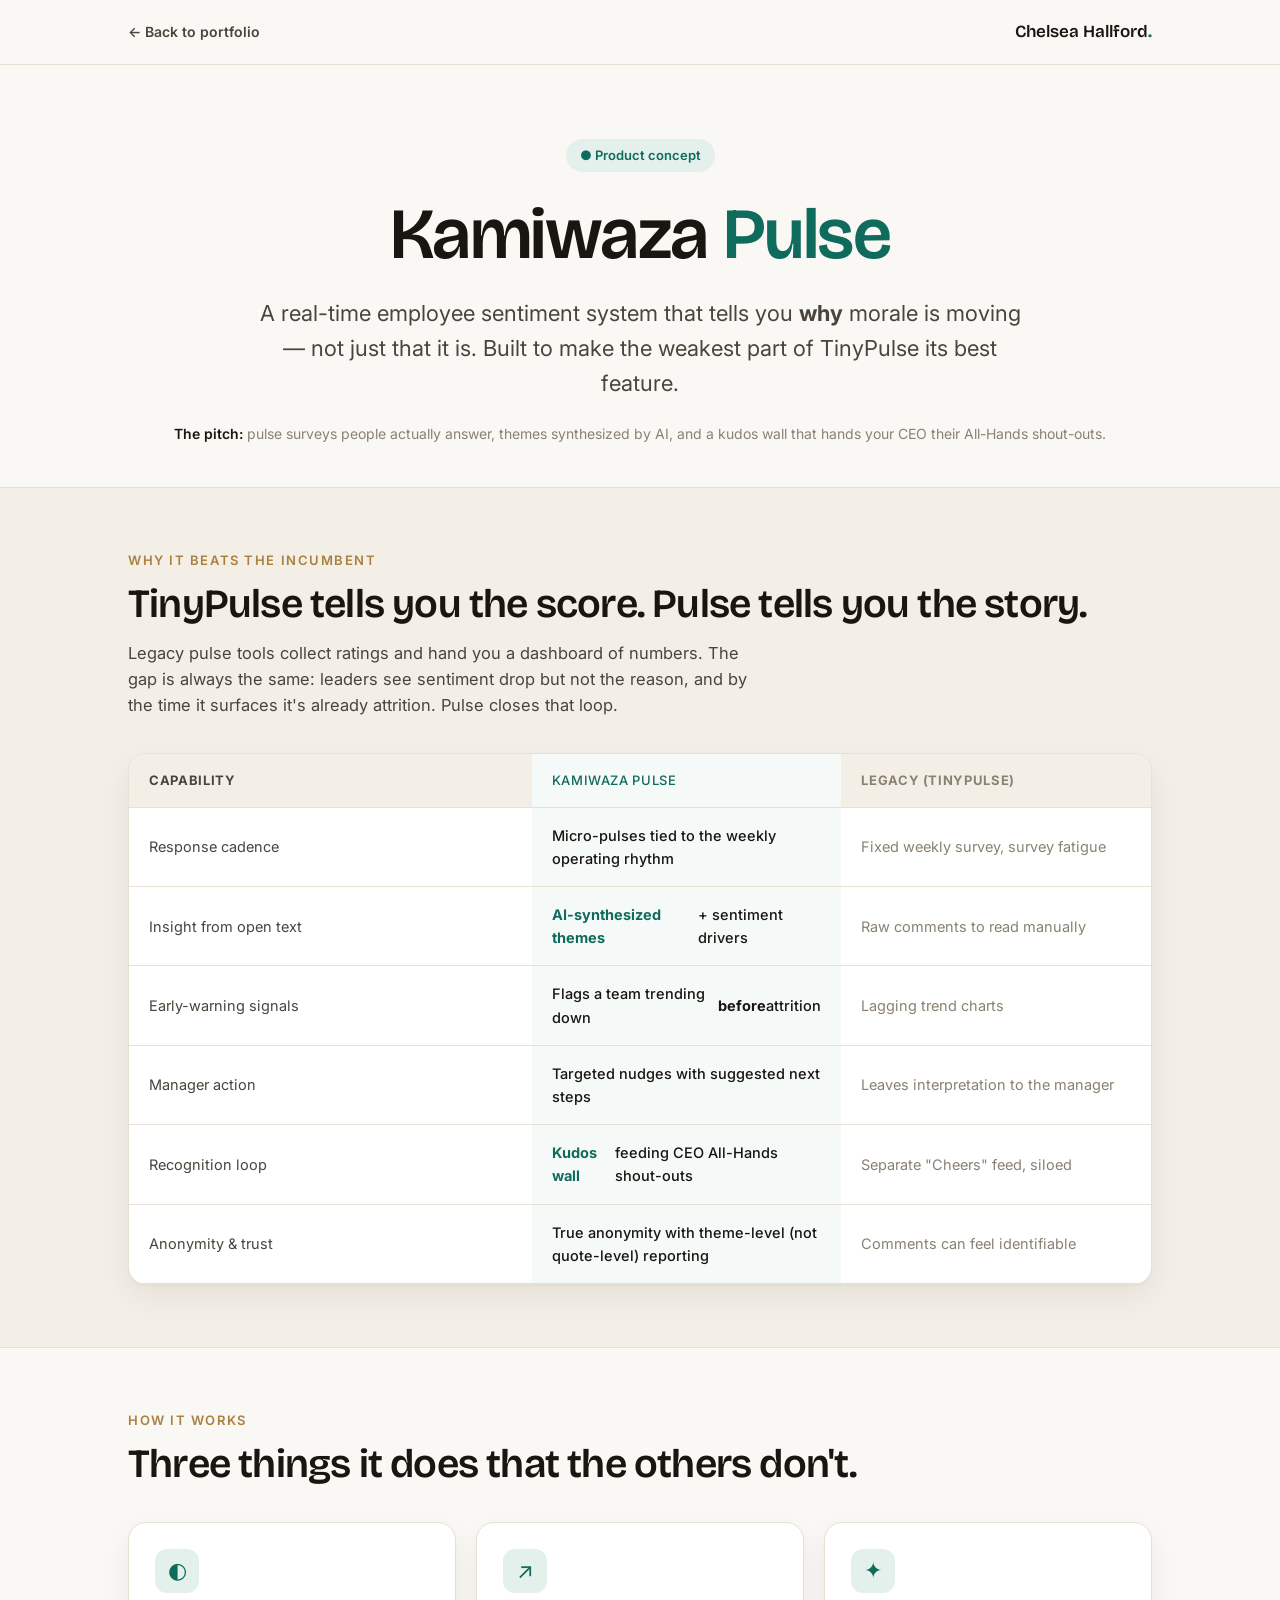
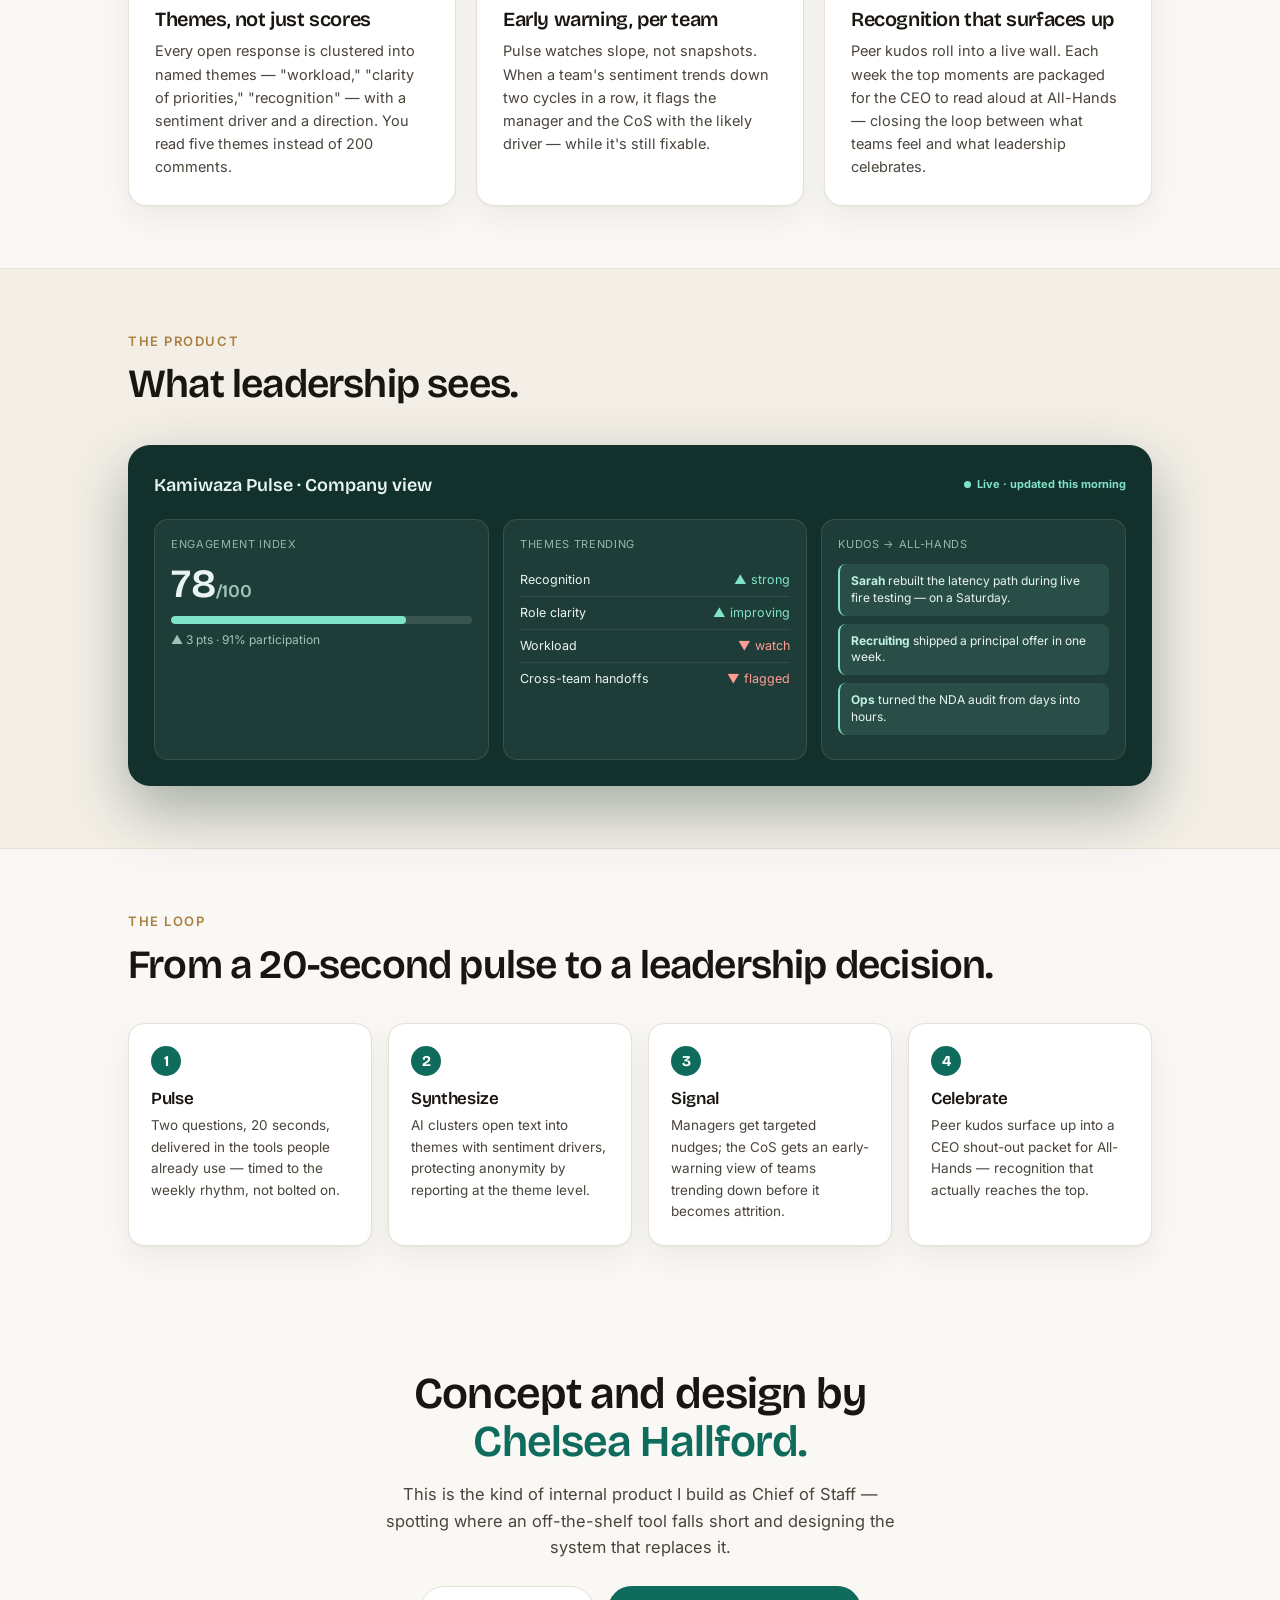
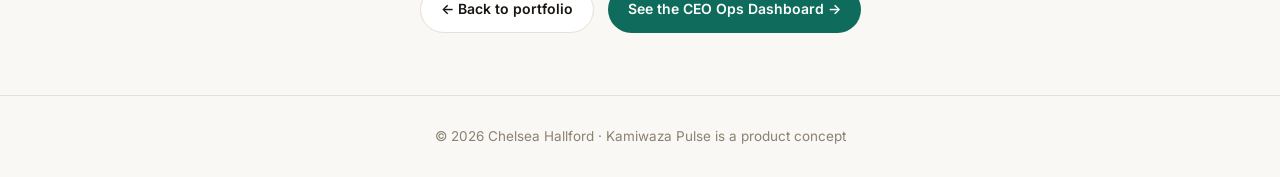
<file: kamiwaza-pulse.html>
<!DOCTYPE html>
<html lang="en">
<head>
<meta charset="UTF-8" />
<meta name="viewport" content="width=device-width, initial-scale=1.0" />
<title>Kamiwaza Pulse · Concept by Chelsea Hallford</title>
<link rel="preconnect" href="https://fonts.googleapis.com">
<link rel="preconnect" href="https://fonts.gstatic.com" crossorigin>
<link href="https://fonts.googleapis.com/css2?family=Bricolage+Grotesque:opsz,wght@12..96,400;12..96,500;12..96,600;12..96,700&family=Inter:wght@400;500;600;700&display=swap" rel="stylesheet">
<style>
  :root{
    --paper:#faf8f4;--paper-2:#f3efe7;--card:#fff;--ink:#191510;--ink-2:#4a443b;--muted:#8a8172;
    --line:#e7e0d4;--accent:#0f6b5c;--accent-soft:#e4f0ec;--gold:#a9803f;
    --green:#0f6b5c;--amber:#c98a2b;--red:#c0473f;
    --shadow:0 1px 2px rgba(25,21,16,.04),0 12px 32px rgba(25,21,16,.06);
  }
  *{box-sizing:border-box}
  html{scroll-behavior:smooth}
  body{margin:0;background:var(--paper);color:var(--ink);font-family:'Inter',-apple-system,sans-serif;line-height:1.6;-webkit-font-smoothing:antialiased}
  h1,h2,h3,h4{font-family:'Bricolage Grotesque',-apple-system,'Segoe UI',sans-serif;font-weight:600;line-height:1.08;letter-spacing:-.02em;margin:0}
  a{color:inherit;text-decoration:none}
  .wrap{max-width:1080px;margin:0 auto;padding:0 28px}

  nav{position:sticky;top:0;z-index:60;background:rgba(250,248,244,.85);backdrop-filter:blur(10px);border-bottom:1px solid var(--line)}
  nav .wrap{display:flex;align-items:center;justify-content:space-between;height:64px}
  .back{font-size:14px;font-weight:600;color:var(--ink-2);display:inline-flex;gap:8px;align-items:center}
  .back:hover{color:var(--accent)}
  .logo{font-family:'Bricolage Grotesque',sans-serif;font-size:17px;font-weight:600}
  .logo b{color:var(--accent)}

  .hero{padding:74px 0 40px;text-align:center}
  .badge{display:inline-flex;align-items:center;gap:9px;font-size:13px;font-weight:600;color:var(--accent);
    background:var(--accent-soft);padding:6px 14px;border-radius:999px;margin-bottom:24px}
  .hero h1{font-size:clamp(40px,7vw,72px);letter-spacing:-.02em}
  .hero h1 .k{font-style:normal;color:var(--accent)}
  .hero .tag{font-size:clamp(17px,2.2vw,22px);color:var(--ink-2);max-width:56ch;margin:22px auto 0}
  .hero .vs{display:inline-block;margin-top:22px;font-size:14px;color:var(--muted)}
  .hero .vs b{color:var(--ink);font-weight:600}

  section{padding:62px 0}
  .kicker{font-size:13px;font-weight:600;letter-spacing:.12em;text-transform:uppercase;color:var(--gold)}
  .sec h2{font-size:clamp(26px,4vw,40px);margin:12px 0 0}
  .sec .lede{color:var(--ink-2);font-size:16.5px;max-width:64ch;margin-top:14px}

  /* comparison */
  .compare{background:var(--paper-2);border-top:1px solid var(--line);border-bottom:1px solid var(--line)}
  .ctable{display:grid;grid-template-columns:1.3fr 1fr 1fr;gap:0;margin-top:34px;background:var(--card);
    border:1px solid var(--line);border-radius:18px;overflow:hidden;box-shadow:var(--shadow)}
  .ctable .cc{padding:16px 20px;border-bottom:1px solid var(--line);font-size:14.5px;display:flex;align-items:center}
  .ctable .head{font-weight:700;font-size:13px;text-transform:uppercase;letter-spacing:.05em;background:var(--paper-2)}
  .ctable .head.kam{color:var(--accent)}
  .ctable .feat{color:var(--ink-2)}
  .ctable .kam{background:rgba(15,107,92,.04);font-weight:500}
  .ctable .tiny{color:var(--muted)}
  .yes{color:var(--green);font-weight:700}.no{color:var(--red)}
  @media(max-width:720px){.ctable{font-size:13px}.ctable .cc{padding:12px}}

  /* pillars */
  .pillars{display:grid;grid-template-columns:repeat(3,1fr);gap:20px;margin-top:36px}
  .pillar{background:var(--card);border:1px solid var(--line);border-radius:18px;padding:26px;box-shadow:var(--shadow)}
  .pillar .ic{width:44px;height:44px;border-radius:12px;background:var(--accent-soft);color:var(--accent);
    display:flex;align-items:center;justify-content:center;font-size:22px;margin-bottom:16px}
  .pillar h3{font-size:20px;margin-bottom:9px}
  .pillar p{color:var(--ink-2);font-size:14.5px;margin:0}
  @media(max-width:820px){.pillars{grid-template-columns:1fr}}

  /* mock product */
  .mock{background:#12312c;border-radius:22px;padding:26px;box-shadow:0 24px 60px rgba(18,49,44,.35);margin-top:38px;color:#e8f4f0}
  .mock-top{display:flex;justify-content:space-between;align-items:center;margin-bottom:20px}
  .mock-top .t{font-family:'Bricolage Grotesque',sans-serif;font-size:18px;font-weight:600}
  .mock-top .live{font-size:11px;font-weight:700;color:#7fe3c8;display:inline-flex;align-items:center;gap:6px}
  .mock-top .live .d{width:7px;height:7px;border-radius:50%;background:#7fe3c8}
  .mock-grid{display:grid;grid-template-columns:1.1fr 1fr 1fr;gap:14px}
  .mcard{background:rgba(255,255,255,.06);border:1px solid rgba(255,255,255,.1);border-radius:14px;padding:16px}
  .mcard .lbl{font-size:11px;text-transform:uppercase;letter-spacing:.06em;color:#8fb8ae;margin-bottom:10px}
  .mcard .big{font-family:'Bricolage Grotesque',sans-serif;font-size:40px;font-weight:600;line-height:1}
  .mcard .sub{font-size:12px;color:#9dc4bb;margin-top:6px}
  .gaugebar{height:8px;background:rgba(255,255,255,.12);border-radius:5px;margin-top:12px;overflow:hidden}
  .gaugebar > i{display:block;height:100%;border-radius:5px}
  .theme{display:flex;justify-content:space-between;font-size:12.5px;padding:6px 0;border-bottom:1px solid rgba(255,255,255,.08)}
  .theme:last-child{border-bottom:0}
  .theme .up{color:#7fe3c8}.theme .dn{color:#ff9d94}
  .kudo{background:rgba(127,227,200,.1);border-left:2px solid #7fe3c8;border-radius:8px;padding:9px 11px;font-size:12px;margin-bottom:8px;line-height:1.4}
  .kudo b{color:#bff0e2}
  @media(max-width:820px){.mock-grid{grid-template-columns:1fr}}

  /* flow */
  .flow{display:grid;grid-template-columns:repeat(4,1fr);gap:16px;margin-top:36px}
  .step{background:var(--card);border:1px solid var(--line);border-radius:16px;padding:22px;box-shadow:var(--shadow);position:relative}
  .step .num{font-family:'Bricolage Grotesque',sans-serif;font-size:15px;font-weight:700;color:#fff;background:var(--accent);
    width:30px;height:30px;border-radius:50%;display:flex;align-items:center;justify-content:center;margin-bottom:14px}
  .step h4{font-size:17px;margin-bottom:7px}
  .step p{color:var(--ink-2);font-size:13.5px;margin:0}
  @media(max-width:820px){.flow{grid-template-columns:1fr 1fr}}
  @media(max-width:480px){.flow{grid-template-columns:1fr}}

  .cta-band{text-align:center}
  .cta-band h2{font-size:clamp(28px,4.5vw,44px);max-width:18ch;margin:0 auto 16px}
  .cta-band h2 em{font-style:normal;color:var(--accent)}
  .cta-band p{color:var(--ink-2);max-width:52ch;margin:0 auto 26px;font-size:16.5px}
  .btn{display:inline-flex;align-items:center;gap:8px;font-size:14px;font-weight:600;padding:11px 20px;border-radius:999px;cursor:pointer;transition:.18s}
  .btn.primary{background:var(--accent);color:#fff}.btn.primary:hover{background:#0c5648;transform:translateY(-1px)}
  .btn.ghost{border:1px solid var(--line);background:#fff;color:var(--ink)}.btn.ghost:hover{border-color:var(--accent);color:var(--accent)}

  footer{border-top:1px solid var(--line);padding:30px 0;color:var(--muted);font-size:13.5px;text-align:center}
</style>
</head>
<body>

<nav>
  <div class="wrap">
    <a href="index.html" class="back">← Back to portfolio</a>
    <span class="logo">Chelsea Hallford<b>.</b></span>
  </div>
</nav>

<header class="hero">
  <div class="wrap">
    <span class="badge">● Product concept</span>
    <h1>Kamiwaza <span class="k">Pulse</span></h1>
    <p class="tag">A real-time employee sentiment system that tells you <b>why</b> morale is moving — not just that it is. Built to make the weakest part of TinyPulse its best feature.</p>
    <div class="vs"><b>The pitch:</b> pulse surveys people actually answer, themes synthesized by AI, and a kudos wall that hands your CEO their All-Hands shout-outs.</div>
  </div>
</header>

<section class="compare sec">
  <div class="wrap">
    <div class="kicker">Why it beats the incumbent</div>
    <h2>TinyPulse tells you the score. Pulse tells you the story.</h2>
    <p class="lede">Legacy pulse tools collect ratings and hand you a dashboard of numbers. The gap is always the same: leaders see sentiment drop but not the reason, and by the time it surfaces it's already attrition. Pulse closes that loop.</p>
    <div class="ctable">
      <div class="cc head feat">Capability</div>
      <div class="cc head kam">Kamiwaza Pulse</div>
      <div class="cc head tiny">Legacy (TinyPulse)</div>

      <div class="cc feat">Response cadence</div>
      <div class="cc kam">Micro-pulses tied to the weekly operating rhythm</div>
      <div class="cc tiny">Fixed weekly survey, survey fatigue</div>

      <div class="cc feat">Insight from open text</div>
      <div class="cc kam"><span class="yes">AI-synthesized themes</span> + sentiment drivers</div>
      <div class="cc tiny">Raw comments to read manually</div>

      <div class="cc feat">Early-warning signals</div>
      <div class="cc kam">Flags a team trending down <b>before</b> attrition</div>
      <div class="cc tiny">Lagging trend charts</div>

      <div class="cc feat">Manager action</div>
      <div class="cc kam">Targeted nudges with suggested next steps</div>
      <div class="cc tiny">Leaves interpretation to the manager</div>

      <div class="cc feat">Recognition loop</div>
      <div class="cc kam"><span class="yes">Kudos wall</span> feeding CEO All-Hands shout-outs</div>
      <div class="cc tiny">Separate "Cheers" feed, siloed</div>

      <div class="cc feat">Anonymity & trust</div>
      <div class="cc kam">True anonymity with theme-level (not quote-level) reporting</div>
      <div class="cc tiny">Comments can feel identifiable</div>
    </div>
  </div>
</section>

<section class="sec">
  <div class="wrap">
    <div class="kicker">How it works</div>
    <h2>Three things it does that the others don't.</h2>
    <div class="pillars">
      <div class="pillar">
        <div class="ic">◐</div>
        <h3>Themes, not just scores</h3>
        <p>Every open response is clustered into named themes — "workload," "clarity of priorities," "recognition" — with a sentiment driver and a direction. You read five themes instead of 200 comments.</p>
      </div>
      <div class="pillar">
        <div class="ic">↗</div>
        <h3>Early warning, per team</h3>
        <p>Pulse watches slope, not snapshots. When a team's sentiment trends down two cycles in a row, it flags the manager and the CoS with the likely driver — while it's still fixable.</p>
      </div>
      <div class="pillar">
        <div class="ic">✦</div>
        <h3>Recognition that surfaces up</h3>
        <p>Peer kudos roll into a live wall. Each week the top moments are packaged for the CEO to read aloud at All-Hands — closing the loop between what teams feel and what leadership celebrates.</p>
      </div>
    </div>
  </div>
</section>

<section class="compare sec">
  <div class="wrap">
    <div class="kicker">The product</div>
    <h2>What leadership sees.</h2>
    <div class="mock">
      <div class="mock-top">
        <div class="t">Kamiwaza Pulse · Company view</div>
        <div class="live"><span class="d"></span> Live · updated this morning</div>
      </div>
      <div class="mock-grid">
        <div class="mcard">
          <div class="lbl">Engagement index</div>
          <div class="big">78<span style="font-size:18px;color:#9dc4bb">/100</span></div>
          <div class="gaugebar"><i style="width:78%;background:#7fe3c8"></i></div>
          <div class="sub">▲ 3 pts · 91% participation</div>
        </div>
        <div class="mcard">
          <div class="lbl">Themes trending</div>
          <div class="theme"><span>Recognition</span><span class="up">▲ strong</span></div>
          <div class="theme"><span>Role clarity</span><span class="up">▲ improving</span></div>
          <div class="theme"><span>Workload</span><span class="dn">▼ watch</span></div>
          <div class="theme"><span>Cross-team handoffs</span><span class="dn">▼ flagged</span></div>
        </div>
        <div class="mcard">
          <div class="lbl">Kudos → All-Hands</div>
          <div class="kudo"><b>Sarah</b> rebuilt the latency path during live fire testing — on a Saturday.</div>
          <div class="kudo"><b>Recruiting</b> shipped a principal offer in one week.</div>
          <div class="kudo"><b>Ops</b> turned the NDA audit from days into hours.</div>
        </div>
      </div>
    </div>
  </div>
</section>

<section class="sec">
  <div class="wrap">
    <div class="kicker">The loop</div>
    <h2>From a 20-second pulse to a leadership decision.</h2>
    <div class="flow">
      <div class="step"><div class="num">1</div><h4>Pulse</h4><p>Two questions, 20 seconds, delivered in the tools people already use — timed to the weekly rhythm, not bolted on.</p></div>
      <div class="step"><div class="num">2</div><h4>Synthesize</h4><p>AI clusters open text into themes with sentiment drivers, protecting anonymity by reporting at the theme level.</p></div>
      <div class="step"><div class="num">3</div><h4>Signal</h4><p>Managers get targeted nudges; the CoS gets an early-warning view of teams trending down before it becomes attrition.</p></div>
      <div class="step"><div class="num">4</div><h4>Celebrate</h4><p>Peer kudos surface up into a CEO shout-out packet for All-Hands — recognition that actually reaches the top.</p></div>
    </div>
  </div>
</section>

<section class="cta-band sec">
  <div class="wrap">
    <h2>Concept and design by <em>Chelsea Hallford.</em></h2>
    <p>This is the kind of internal product I build as Chief of Staff — spotting where an off-the-shelf tool falls short and designing the system that replaces it.</p>
    <div style="display:flex;gap:14px;justify-content:center;flex-wrap:wrap">
      <a href="index.html" class="btn ghost">← Back to portfolio</a>
      <a href="ceo-ops-dashboard.html" class="btn primary" target="_blank">See the CEO Ops Dashboard →</a>
    </div>
  </div>
</section>

<footer>© 2026 Chelsea Hallford · Kamiwaza Pulse is a product concept</footer>
</body>
</html>
</file>
<file: pulse/integration/frontend/static/style.css>
/* ==========================================================
   Kamiwaza Pulse — brand stylesheet
   Drop-in replacement. All class names match the existing JS.
   Brand: Kamiwaza teal (#0DCC8A) on warm paper, Avenir / Nunito Sans.
   ========================================================== */

@import url('https://fonts.googleapis.com/css2?family=Nunito+Sans:wght@300;400;500;600;700;800;900&family=JetBrains+Mono:wght@400;500;600&display=swap');

:root {
  /* Brand colors — per Kamiwaza brand guidelines */
  --brand:      #0DCC8A;          /* primary teal */
  --brand-2:    #9EEBD0;           /* light teal */
  --brand-deep: #0AB073;           /* hover / pressed */
  --brand-soft: #E6FAF2;           /* tint background */

  /* Neutrals — brand uses true black + charcoal + warm grey */
  --bg:         #F7F6F2;           /* warm paper */
  --surface:    #FFFFFF;
  --surface-2:  #FAFAF7;
  --surface-3:  #F2F1EC;
  --border:     #E6E6E6;
  --border-2:   #D8D6CF;
  --text:       #000000;
  --text-2:     #333333;           /* brand charcoal */
  --muted:      #6B6B66;
  --muted-2:    #A8A6A0;

  /* Semantic */
  --success:    #0AB073;
  --warning:    #D4A017;
  --danger:     #D64545;

  /* Shape */
  --radius:     10px;
  --radius-sm:  6px;
  --radius-lg:  14px;
  --shadow-sm:  0 1px 2px rgba(0,0,0,0.04);
  --shadow:     0 1px 3px rgba(0,0,0,0.06), 0 8px 24px rgba(0,0,0,0.04);
  --shadow-lg:  0 2px 6px rgba(0,0,0,0.08), 0 24px 60px rgba(0,0,0,0.08);

  /* Type */
  --f-sans: "Avenir Next", "Avenir", "Nunito Sans", -apple-system, BlinkMacSystemFont, "Segoe UI", sans-serif;
  --f-mono: "JetBrains Mono", ui-monospace, SFMono-Regular, Menlo, monospace;
}

* { box-sizing: border-box; }

html, body {
  margin: 0;
  padding: 0;
  font-family: var(--f-sans);
  background: var(--bg);
  color: var(--text);
  min-height: 100vh;
  line-height: 1.5;
  -webkit-font-smoothing: antialiased;
  -moz-osx-font-smoothing: grayscale;
}

/* Subtle mountain watermark in the background — nods to the brand's Colorado peaks motif */
body::before {
  content: "";
  position: fixed;
  inset: 0;
  background:
    radial-gradient(ellipse 1200px 400px at 50% 110%, rgba(13,204,138,0.05) 0%, transparent 60%);
  pointer-events: none;
  z-index: 0;
}

.container {
  max-width: 760px;
  margin: 0 auto;
  padding: 40px 24px 80px;
  position: relative;
  z-index: 1;
}
.container-wide {
  max-width: 1240px;
  margin: 0 auto;
  padding: 32px 32px 80px;
  position: relative;
  z-index: 1;
}

/* ---------- Brand header ---------- */
header.brand {
  display: flex;
  align-items: center;
  gap: 14px;
  margin-bottom: 36px;
  padding-bottom: 24px;
  border-bottom: 1px solid var(--border);
}

.logo {
  width: 42px;
  height: 42px;
  background: #000000;
  display: grid;
  place-items: center;
  border-radius: 8px;
  flex-shrink: 0;
  box-shadow: 0 4px 16px rgba(13,204,138,0.2);
  /* Replaced the "K" glyph with the brand's three-peak mark via SVG */
  background-image: url("data:image/svg+xml;utf8,<svg xmlns='http://www.w3.org/2000/svg' viewBox='0 0 46 46'><path fill='%230DCC8A' d='M23,23.018,33.74,33.79l-2.23,2.23L23,27.529h0L14.49,36.02l-2.23-2.23L23,23.018h0ZM23,16.5,36.763,30.3l-2.213,2.23L23,21.01h0L11.45,32.534,9.237,30.3,23,16.5h0ZM23,9.98,39.881,26.912l-2.2,2.23L23,14.491h0L8.315,29.142l-2.2-2.23L23,9.98h0Z'/></svg>");
  background-size: 28px 28px;
  background-repeat: no-repeat;
  background-position: center;
  color: transparent;                /* hide the "K" text the old markup renders inside */
  font-size: 0;
}

.brand h1 {
  font-size: 20px;
  margin: 0;
  font-weight: 800;
  letter-spacing: -0.015em;
  color: #000;
  font-family: var(--f-sans);
}
.brand h1::after {
  content: " · PULSE";
  font-weight: 700;
  color: var(--brand-deep);
  letter-spacing: 0.08em;
  font-size: 14px;
  margin-left: 2px;
}
/* Hide "Kamiwaza Pulse" doubling — the markup writes "Kamiwaza Pulse", we show just "kamiwaza · PULSE"
   Simplest fix: lowercase the brand text via CSS. */
.brand h1 {
  text-transform: lowercase;
}

.brand .subtitle {
  font-size: 13px;
  color: var(--muted);
  margin: 2px 0 0;
  font-weight: 500;
  letter-spacing: 0.005em;
}

/* ---------- Top nav (index page pills) ---------- */
.topnav {
  display: flex;
  align-items: center;
  gap: 4px;
  padding: 4px;
  background: var(--surface);
  border: 1px solid var(--border);
  border-radius: 10px;
  margin-bottom: 28px;
  box-shadow: var(--shadow-sm);
}
.topnav button {
  flex: 1;
  padding: 10px 14px;
  background: none;
  border: none;
  color: var(--muted);
  font-size: 13px;
  font-weight: 600;
  cursor: pointer;
  border-radius: 7px;
  transition: all 0.12s ease;
  font-family: var(--f-sans);
  letter-spacing: 0.01em;
}
.topnav button:hover { color: var(--text); background: var(--surface-3); }
.topnav button.active {
  color: #000;
  background: var(--brand);
}

/* ---------- Cards & surfaces ---------- */
.card {
  background: var(--surface);
  border: 1px solid var(--border);
  border-radius: var(--radius-lg);
  padding: 36px;
  box-shadow: var(--shadow);
}

/* ---------- Type ---------- */
h2 {
  font-size: 28px;
  margin: 0 0 8px;
  letter-spacing: -0.02em;
  font-weight: 800;
  color: var(--text);
  line-height: 1.2;
}
h3 {
  font-size: 16px;
  margin: 0 0 14px;
  font-weight: 700;
  color: var(--text);
  letter-spacing: -0.005em;
}
h4 {
  font-size: 13px;
  margin: 0 0 8px;
  font-weight: 700;
  color: var(--text);
}

p.lede {
  color: var(--muted);
  margin: 0 0 28px;
  font-size: 15px;
  font-weight: 400;
  max-width: 56ch;
}

/* ---------- Anonymity banner ---------- */
.anon-banner {
  display: inline-flex;
  align-items: center;
  gap: 8px;
  padding: 7px 14px 7px 12px;
  background: var(--brand-soft);
  border: 1px solid var(--brand-2);
  border-radius: 999px;
  color: var(--brand-deep);
  font-size: 12px;
  font-weight: 700;
  margin-bottom: 20px;
  letter-spacing: 0.01em;
  text-transform: uppercase;
}
.anon-banner::before {
  content: "";
  width: 6px;
  height: 6px;
  background: var(--brand);
  border-radius: 50%;
  box-shadow: 0 0 0 4px rgba(13,204,138,0.2);
  animation: pulse-dot 2s ease-in-out infinite;
}
@keyframes pulse-dot {
  0%, 100% { box-shadow: 0 0 0 4px rgba(13,204,138,0.2); }
  50% { box-shadow: 0 0 0 6px rgba(13,204,138,0.08); }
}

/* ---------- Questions ---------- */
.question {
  padding: 28px 0;
  border-top: 1px solid var(--border);
}
.question:first-of-type { border-top: none; padding-top: 12px; }

.question-text {
  font-size: 17px;
  font-weight: 600;
  margin-bottom: 20px;
  line-height: 1.45;
  color: var(--text);
  letter-spacing: -0.005em;
}

/* ---------- Scale (0-10 eNPS, 1-5) ---------- */
.scale-row {
  display: flex;
  gap: 6px;
  flex-wrap: wrap;
}
.scale-btn {
  flex: 1;
  min-width: 40px;
  height: 48px;
  border-radius: var(--radius-sm);
  border: 1px solid var(--border);
  background: var(--surface);
  color: var(--text);
  font-size: 15px;
  cursor: pointer;
  transition: all 0.12s ease;
  font-weight: 600;
  font-family: var(--f-mono);
}
.scale-btn:hover {
  border-color: var(--brand);
  background: var(--brand-soft);
  transform: translateY(-1px);
}
.scale-btn.selected {
  background: var(--brand);
  color: #000;
  border-color: var(--brand);
  font-weight: 700;
  box-shadow: 0 2px 8px rgba(13,204,138,0.3);
}

.scale-labels {
  display: flex;
  justify-content: space-between;
  font-size: 11px;
  color: var(--muted);
  margin-top: 10px;
  text-transform: uppercase;
  letter-spacing: 0.06em;
  font-weight: 600;
}

/* ---------- Choice buttons ---------- */
.choice-list {
  display: flex;
  flex-direction: column;
  gap: 8px;
}
.choice-btn {
  padding: 14px 18px;
  border-radius: var(--radius-sm);
  border: 1px solid var(--border);
  background: var(--surface);
  color: var(--text);
  font-size: 14px;
  font-weight: 500;
  text-align: left;
  cursor: pointer;
  transition: all 0.12s ease;
  font-family: var(--f-sans);
  position: relative;
}
.choice-btn:hover { border-color: var(--brand); background: var(--surface-2); }
.choice-btn.selected {
  border-color: var(--brand);
  background: var(--brand-soft);
  color: var(--text);
  font-weight: 600;
  padding-left: 36px;
}
.choice-btn.selected::before {
  content: "";
  position: absolute;
  left: 14px;
  top: 50%;
  transform: translateY(-50%);
  width: 14px;
  height: 14px;
  border-radius: 50%;
  background: var(--brand);
  box-shadow: inset 0 0 0 4px white;
}

/* Inline category row (suggestion box) uses .choice-btn too, but inline */
#cat-row { gap: 6px !important; }
#cat-row .choice-btn {
  padding: 8px 14px;
  font-size: 13px;
  border-radius: 999px;
  width: auto;
  flex: 0 0 auto;
}
#cat-row .choice-btn.selected { padding-left: 14px; }
#cat-row .choice-btn.selected::before { display: none; }

/* ---------- Inputs ---------- */
textarea, input[type="text"], input[type="password"] {
  width: 100%;
  padding: 14px 16px;
  background: var(--surface);
  border: 1px solid var(--border-2);
  border-radius: var(--radius-sm);
  color: var(--text);
  font-family: var(--f-sans);
  font-size: 15px;
  resize: vertical;
  transition: border-color 0.12s, box-shadow 0.12s;
}
textarea:focus, input:focus {
  outline: none;
  border-color: var(--brand);
  box-shadow: 0 0 0 4px rgba(13,204,138,0.12);
}
textarea {
  min-height: 120px;
  line-height: 1.55;
}
textarea::placeholder, input::placeholder { color: var(--muted-2); }

/* ---------- Buttons ---------- */
.btn {
  display: inline-flex;
  align-items: center;
  gap: 8px;
  padding: 12px 20px;
  border: 1px solid transparent;
  border-radius: var(--radius-sm);
  font-size: 14px;
  font-weight: 700;
  cursor: pointer;
  transition: all 0.12s ease;
  text-decoration: none;
  font-family: var(--f-sans);
  letter-spacing: 0.005em;
}
.btn-primary {
  background: var(--brand);
  color: #000;
  box-shadow: 0 1px 2px rgba(0,0,0,0.05), 0 4px 12px rgba(13,204,138,0.25);
}
.btn-primary:hover:not(:disabled) {
  background: var(--brand-deep);
  transform: translateY(-1px);
  box-shadow: 0 1px 2px rgba(0,0,0,0.05), 0 6px 18px rgba(13,204,138,0.35);
}
.btn-primary:disabled { opacity: 0.5; cursor: not-allowed; transform: none; }

.btn-secondary {
  background: var(--surface);
  color: var(--text);
  border-color: var(--border-2);
}
.btn-secondary:hover { border-color: var(--text); background: var(--surface-2); }

.btn-row {
  display: flex;
  gap: 12px;
  margin-top: 32px;
  align-items: center;
  flex-wrap: wrap;
}

.link-btn {
  color: var(--muted);
  text-decoration: none;
  font-size: 14px;
  font-weight: 600;
  cursor: pointer;
}
.link-btn:hover { color: var(--brand-deep); text-decoration: underline; text-underline-offset: 3px; }

/* ---------- Success state ---------- */
.success-state {
  text-align: center;
  padding: 56px 24px;
}
.success-state .emoji {
  font-size: 48px;
  margin-bottom: 20px;
  display: inline-block;
  width: 72px;
  height: 72px;
  background: var(--brand-soft);
  border: 2px solid var(--brand);
  border-radius: 50%;
  line-height: 68px;
}
.success-state h2 { margin-bottom: 12px; }

.footer-nav {
  display: flex;
  gap: 16px;
  justify-content: center;
  margin-top: 32px;
  font-size: 13px;
}
.footer-nav a { color: var(--muted); text-decoration: none; }
.footer-nav a:hover { color: var(--brand-deep); }

/* ============================================================
   ADMIN SURFACES
   ============================================================ */

/* Stats grid */
.stats-grid {
  display: grid;
  grid-template-columns: repeat(auto-fit, minmax(220px, 1fr));
  gap: 16px;
  margin-bottom: 28px;
}
.stat {
  background: var(--surface);
  border: 1px solid var(--border);
  border-radius: var(--radius-lg);
  padding: 22px 24px;
  box-shadow: var(--shadow-sm);
  position: relative;
  overflow: hidden;
}
.stat::before {
  content: "";
  position: absolute;
  left: 0; top: 0; bottom: 0;
  width: 3px;
  background: var(--brand);
  opacity: 0;
  transition: opacity 0.15s;
}
.stat:hover::before { opacity: 1; }
.stat .label {
  font-size: 11px;
  color: var(--muted);
  text-transform: uppercase;
  letter-spacing: 0.08em;
  margin-bottom: 10px;
  font-weight: 700;
}
.stat .value {
  font-size: 34px;
  font-weight: 800;
  letter-spacing: -0.025em;
  font-family: var(--f-mono);
  color: var(--text);
  line-height: 1;
}
.stat .sub {
  font-size: 12px;
  color: var(--muted);
  margin-top: 10px;
  font-weight: 500;
}

/* Tabs */
.tabs {
  display: flex;
  gap: 2px;
  border-bottom: 1px solid var(--border);
  margin-bottom: 24px;
}
.tab {
  padding: 12px 18px;
  background: none;
  border: none;
  color: var(--muted);
  cursor: pointer;
  font-size: 14px;
  font-weight: 600;
  border-bottom: 2px solid transparent;
  margin-bottom: -1px;
  font-family: var(--f-sans);
  letter-spacing: 0.005em;
  transition: color 0.12s;
}
.tab.active { color: var(--text); border-bottom-color: var(--brand); }
.tab:hover { color: var(--text); }

.panel { display: none; }
.panel.active { display: block; }

/* Suggestion cards */
.suggestion-card {
  background: var(--surface);
  border: 1px solid var(--border);
  border-radius: var(--radius);
  padding: 20px 22px;
  margin-bottom: 12px;
  transition: border-color 0.12s, box-shadow 0.12s;
}
.suggestion-card:hover {
  border-color: var(--border-2);
  box-shadow: var(--shadow-sm);
}
.suggestion-meta {
  display: flex;
  align-items: center;
  gap: 8px;
  margin-bottom: 12px;
  font-size: 12px;
  color: var(--muted);
  font-weight: 500;
  flex-wrap: wrap;
}

/* Pills */
.pill {
  display: inline-block;
  padding: 3px 10px;
  border-radius: 999px;
  font-size: 11px;
  font-weight: 700;
  text-transform: uppercase;
  letter-spacing: 0.04em;
  border: 1px solid transparent;
}
.pill.positive { background: var(--brand-soft); color: var(--brand-deep); border-color: var(--brand-2); }
.pill.neutral  { background: var(--surface-3); color: var(--muted); border-color: var(--border); }
.pill.negative { background: #FDECEC; color: var(--danger); border-color: #F5C8C8; }
.pill.new       { background: var(--brand-soft); color: var(--brand-deep); border-color: var(--brand-2); }
.pill.reviewing { background: #FDF5E3; color: var(--warning); border-color: #F0DC9A; }
.pill.addressed { background: #EEF8F0; color: var(--success); border-color: #BFE3C8; }

/* Theme tags (little chips) */
.theme-tag {
  display: inline-block;
  padding: 3px 10px;
  background: var(--surface-3);
  border: 1px solid var(--border);
  border-radius: 6px;
  font-size: 11px;
  color: var(--text-2);
  margin-right: 4px;
  font-weight: 600;
  letter-spacing: 0.01em;
  font-family: var(--f-mono);
}

/* Distribution bars */
.bar-row {
  display: flex;
  align-items: center;
  gap: 16px;
  padding: 8px 0;
}
.bar-label {
  min-width: 180px;
  font-size: 13px;
  color: var(--text-2);
  font-weight: 500;
}
.bar-track {
  flex: 1;
  height: 8px;
  background: var(--surface-3);
  border-radius: 4px;
  overflow: hidden;
}
.bar-fill {
  height: 100%;
  background: var(--brand);
  border-radius: 4px;
  transition: width 0.4s ease;
}
.bar-count {
  min-width: 48px;
  text-align: right;
  font-size: 12px;
  color: var(--muted);
  font-family: var(--f-mono);
  font-weight: 600;
}

/* AI summary card — gets the teal treatment */
.ai-summary {
  background:
    linear-gradient(135deg, var(--brand-soft) 0%, rgba(255,255,255,0.4) 60%, var(--surface) 100%);
  border: 1px solid var(--brand-2);
  border-radius: var(--radius-lg);
  padding: 24px 26px;
  margin-bottom: 24px;
  position: relative;
}
.ai-summary::before {
  content: "";
  position: absolute;
  top: 0; left: 0;
  width: 4px; height: 100%;
  background: var(--brand);
  border-radius: var(--radius-lg) 0 0 var(--radius-lg);
}
.ai-summary h4 {
  margin: 0 0 10px;
  font-size: 11px;
  text-transform: uppercase;
  letter-spacing: 0.1em;
  color: var(--brand-deep);
  display: flex;
  align-items: center;
  gap: 8px;
  font-weight: 800;
}
.ai-summary p { margin: 0 0 12px; font-size: 15px; line-height: 1.6; color: var(--text); }

/* ---------- Loader ---------- */
.loader {
  display: inline-block;
  width: 14px;
  height: 14px;
  border: 2px solid var(--border);
  border-top-color: var(--brand);
  border-radius: 50%;
  animation: spin 0.7s linear infinite;
  vertical-align: middle;
}
@keyframes spin { to { transform: rotate(360deg); } }

.empty {
  text-align: center;
  padding: 48px 24px;
  color: var(--muted);
  font-size: 14px;
}

/* ---------- Details / open-ended disclosure ---------- */
details summary {
  cursor: pointer;
  padding: 12px 16px;
  color: var(--brand-deep);
  font-size: 13px;
  font-weight: 700;
  background: var(--brand-soft);
  border: 1px solid var(--brand-2);
  border-radius: var(--radius-sm);
  list-style: none;
  user-select: none;
}
details summary::-webkit-details-marker { display: none; }
details summary::before {
  content: "▸ ";
  display: inline-block;
  transition: transform 0.15s;
  transform-origin: 4px 50%;
}
details[open] summary::before { transform: rotate(90deg); }
details[open] summary { border-radius: var(--radius-sm) var(--radius-sm) 0 0; border-bottom: none; }

.quote-list {
  margin: 0;
  padding: 20px 28px;
  list-style: none;
  background: var(--surface);
  border: 1px solid var(--brand-2);
  border-top: none;
  border-radius: 0 0 var(--radius-sm) var(--radius-sm);
}
.quote-list li {
  color: var(--text-2);
  font-size: 14px;
  line-height: 1.6;
  margin-bottom: 12px;
  padding-left: 16px;
  border-left: 2px solid var(--brand-2);
}
.quote-list li:last-child { margin-bottom: 0; }

.login-card {
  max-width: 420px;
  margin: 80px auto;
}

/* Q-list (new survey builder) inherits .suggestion-card, but we give it a subtly different feel */
#q-list .suggestion-card {
  background: var(--surface-2);
}

/* Responsive */
@media (max-width: 600px) {
  .container, .container-wide { padding: 24px 16px 64px; }
  .card { padding: 24px 20px; }
  .topnav button { padding: 10px 8px; font-size: 12px; }
  .scale-btn { height: 44px; font-size: 14px; }
  h2 { font-size: 22px; }
  .stat .value { font-size: 28px; }
}
</file>
